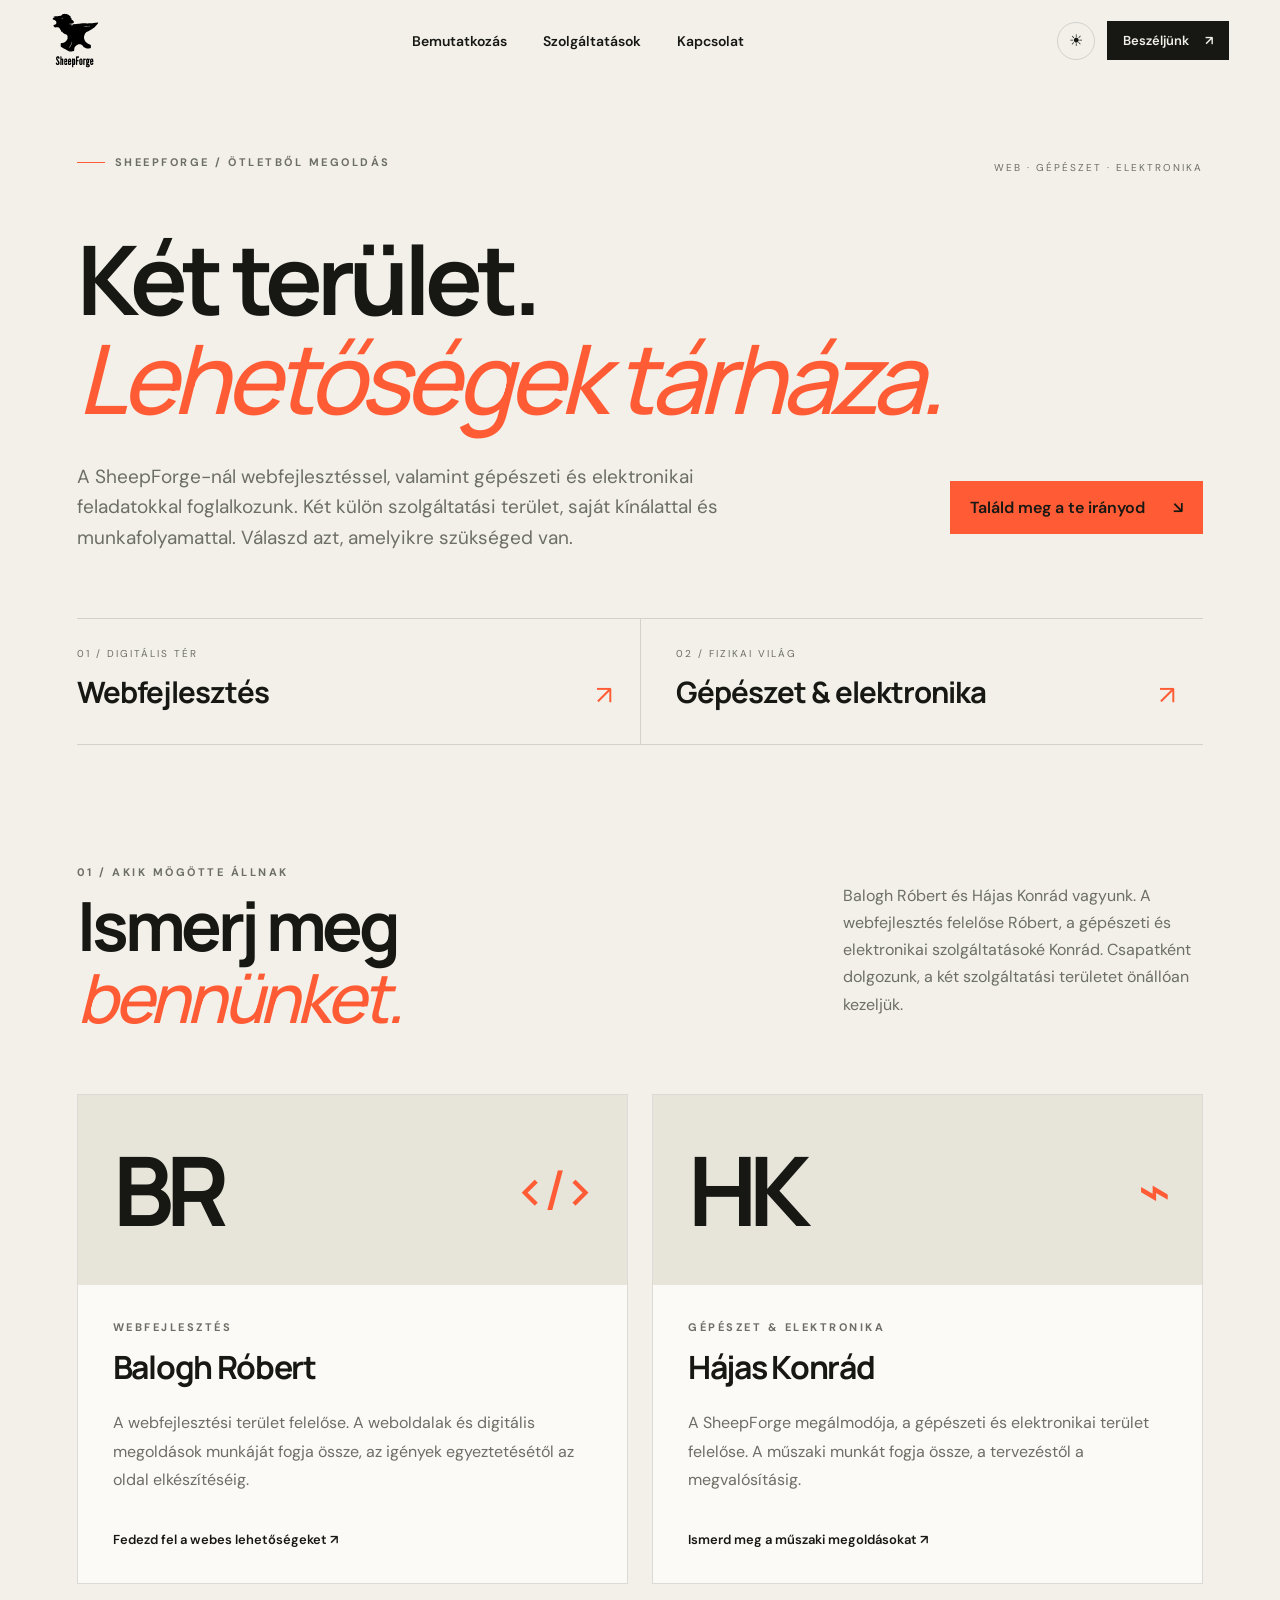
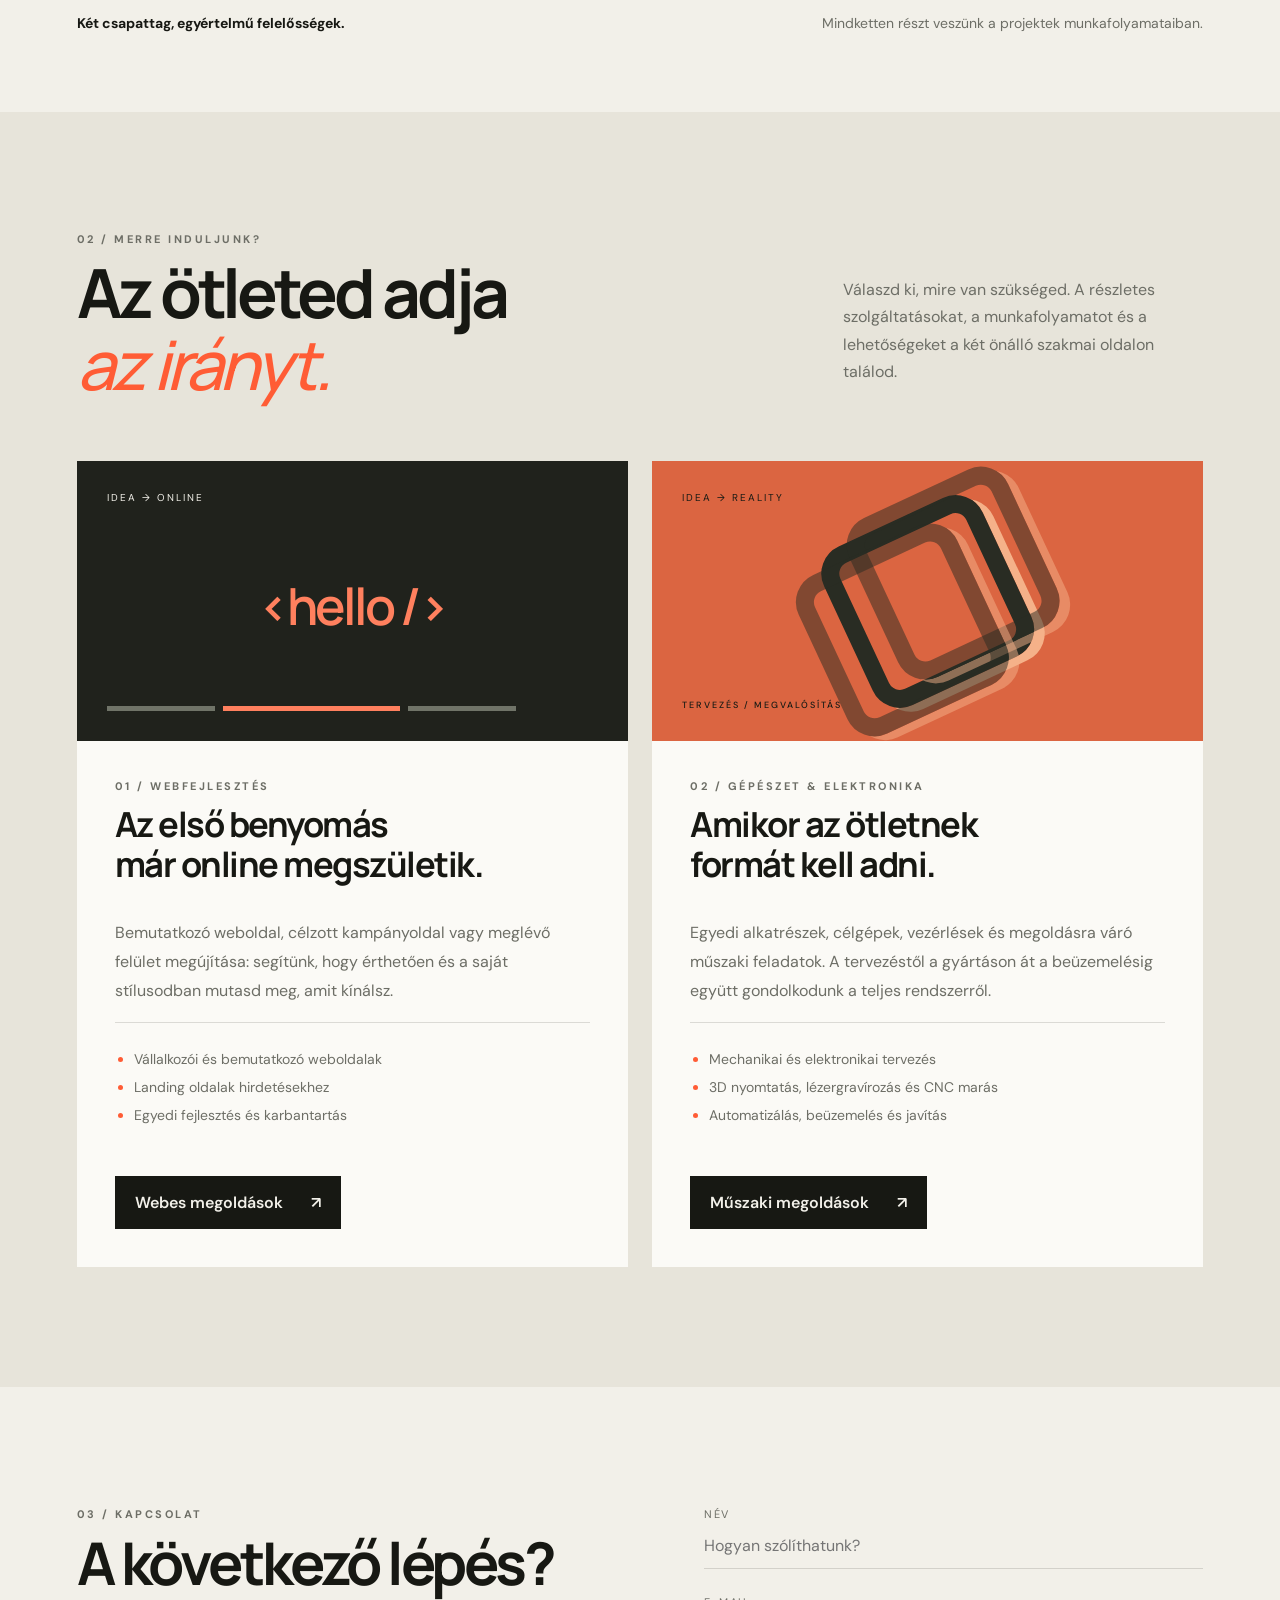
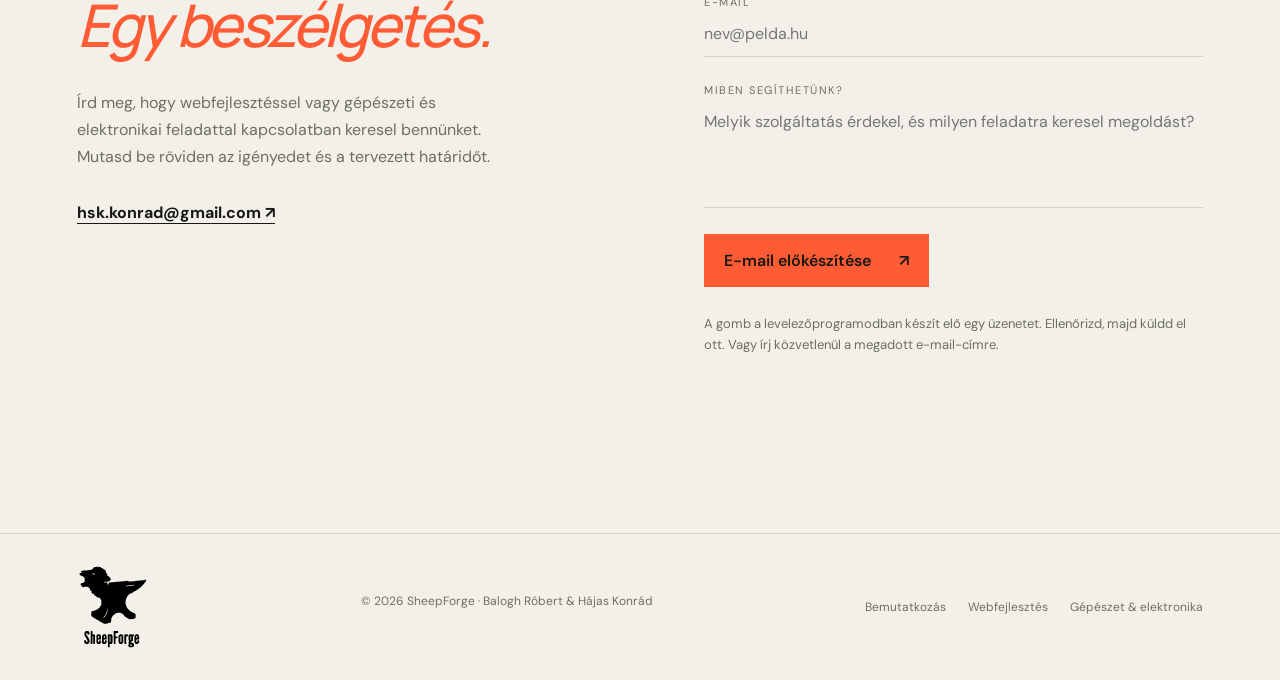
<file: index.html>
<!DOCTYPE html>
<html lang="hu">
<head>
  <meta charset="UTF-8">
  <meta name="viewport" content="width=device-width, initial-scale=1.0">
  <meta name="description" content="SheepForge — Balogh Róbert és Hájas Konrád. Két önálló szolgáltatási terület: webfejlesztés, valamint gépészet és elektronika.">
  <meta property="og:title" content="SheepForge — Két önálló terület. Külön lehetőségek.">
  <meta property="og:description" content="Ismerj meg bennünket, és találd meg az ötletedhez illő webes vagy műszaki megoldást.">
  <meta property="og:type" content="website">
  <meta property="og:locale" content="hu_HU">
  <meta>
  <title>SheepForge — Webfejlesztés, gépészet és elektronika</title>
  <link rel="preconnect" href="https://fonts.googleapis.com">
  <link rel="preconnect" href="https://fonts.gstatic.com" crossorigin>
  <link href="https://fonts.googleapis.com/css2?family=DM+Sans:wght@400;500;600;700&family=Manrope:wght@500;600;700;800&display=swap" rel="stylesheet">
  <link rel="stylesheet" href="style.css">
</head>
<body class="hub-page">
<a class="skip-link" href="#kezdolap">Ugrás a tartalomhoz</a>
<header class="site-header">
    <a class="logo" href="index.html" aria-label="SheepForge közös kezdőlap"><img src="logos/sheepforge_logo_tiszta.svg" alt="SheepForge"></a>
    <nav class="nav" id="main-nav" aria-label="Fő navigáció"><a href="#bemutatkozas">Bemutatkozás</a><a href="#szolgaltatasok">Szolgáltatások</a><a href="#kapcsolat">Kapcsolat</a></nav>
    <div class="header-actions">
      <button class="theme-toggle" type="button" aria-label="Színtéma váltása" title="Színtéma váltása"><span class="sun">☀</span><span class="moon">☾</span></button>
      <a class="button button-small desktop-cta" href="#kapcsolat">Beszéljünk <span>↗</span></a>
      <button class="menu-toggle" type="button" aria-label="Menü megnyitása" aria-controls="main-nav" aria-expanded="false"><span></span><span></span></button>
    </div>
  </header>
<main>
<section class="hub-hero section" id="kezdolap">
  <div class="hub-hero-top"><p class="eyebrow"><span></span> SheepForge / Ötletből megoldás</p><span class="hub-edition">WEB · GÉPÉSZET · ELEKTRONIKA</span></div>
  <h1>Két terület.<br><em>Lehetőségek tárháza.</em></h1>
  <div class="hub-hero-bottom"><p class="hero-lead">A SheepForge-nál webfejlesztéssel, valamint gépészeti és elektronikai feladatokkal foglalkozunk. Két külön szolgáltatási terület, saját kínálattal és munkafolyamattal. Válaszd azt, amelyikre szükséged van.</p><a class="button accent-button" href="#szolgaltatasok">Találd meg a te irányod <span>↘</span></a></div>
  <div class="hub-directions"><a href="webfejlesztes.html"><span>01 / DIGITÁLIS TÉR</span><strong>Webfejlesztés</strong><i aria-hidden="true">↗</i></a><a href="mernoki-megoldasok.html"><span>02 / FIZIKAI VILÁG</span><strong>Gépészet & elektronika</strong><i aria-hidden="true">↗</i></a></div>
</section>
<section class="section hub-team" id="bemutatkozas">
  <div class="section-heading"><div><p class="section-label">01 / Akik mögötte állnak</p><h2>Ismerj meg<br><span>bennünket.</span></h2></div><p>Balogh Róbert és Hájas Konrád vagyunk. A webfejlesztés felelőse Róbert, a gépészeti és elektronikai szolgáltatásoké Konrád. Csapatként dolgozunk, a két szolgáltatási területet önállóan kezeljük.</p></div>
  <div class="team-grid">
    <article class="person-card"><div class="person-monogram" aria-hidden="true">BR<span>&lt;/&gt;</span></div><div class="person-copy"><p class="section-label">Webfejlesztés</p><h3>Balogh Róbert</h3><p>A webfejlesztési terület felelőse. A weboldalak és digitális megoldások munkáját fogja össze, az igények egyeztetésétől az oldal elkészítéséig.</p><a class="text-link" href="webfejlesztes.html">Fedezd fel a webes lehetőségeket ↗</a></div></article>
    <article class="person-card"><div class="person-monogram" aria-hidden="true">HK<span>⌁</span></div><div class="person-copy"><p class="section-label">Gépészet & elektronika</p><h3>Hájas Konrád</h3><p>A SheepForge megálmodója, a gépészeti és elektronikai terület felelőse. A műszaki munkát fogja össze, a tervezéstől a megvalósításig.</p><a class="text-link" href="mernoki-megoldasok.html">Ismerd meg a műszaki megoldásokat ↗</a></div></article>
  </div>
  <p class="team-principle"><span>Két csapattag, egyértelmű felelősségek.</span> Mindketten részt veszünk a projektek munkafolyamataiban.</p>
</section>
<section class="section hub-services" id="szolgaltatasok">
  <div class="section-heading"><div><p class="section-label">02 / Merre induljunk?</p><h2>Az ötleted adja<br><span>az irányt.</span></h2></div><p>Válaszd ki, mire van szükséged. A részletes szolgáltatásokat, a munkafolyamatot és a lehetőségeket a két önálló szakmai oldalon találod.</p></div>
  <div class="division-grid">
    <article class="division-card"><div class="division-art web-art" aria-hidden="true"><span>IDEA → ONLINE</span><strong>&lt;hello /&gt;</strong><div class="art-lines"><i></i><i></i><i></i></div></div><div class="division-copy"><p class="section-label">01 / Webfejlesztés</p><h3>Az első benyomás<br>már online megszületik.</h3><p>Bemutatkozó weboldal, célzott kampányoldal vagy meglévő felület megújítása: segítünk, hogy érthetően és a saját stílusodban mutasd meg, amit kínálsz.</p><ul><li>Vállalkozói és bemutatkozó weboldalak</li><li>Landing oldalak hirdetésekhez</li><li>Egyedi fejlesztés és karbantartás</li></ul><a class="button" href="webfejlesztes.html">Webes megoldások <span>↗</span></a></div></article>
    <article class="division-card"><div class="division-art machine-art" aria-hidden="true"><span>IDEA → REALITY</span><div class="machine-rings"><i></i><i></i><i></i></div><b>TERVEZÉS / MEGVALÓSÍTÁS</b></div><div class="division-copy"><p class="section-label">02 / Gépészet & elektronika</p><h3>Amikor az ötletnek<br>formát kell adni.</h3><p>Egyedi alkatrészek, célgépek, vezérlések és megoldásra váró műszaki feladatok. A tervezéstől a gyártáson át a beüzemelésig együtt gondolkodunk a teljes rendszerről.</p><ul><li>Mechanikai és elektronikai tervezés</li><li>3D nyomtatás, lézergravírozás és CNC marás</li><li>Automatizálás, beüzemelés és javítás</li></ul><a class="button" href="mernoki-megoldasok.html">Műszaki megoldások <span>↗</span></a></div></article>
  </div>
</section>
<section class="contact section" id="kapcsolat"><div class="contact-copy reveal"><p class="section-label">03 / Kapcsolat</p><h2>A következő lépés?<br><span>Egy beszélgetés.</span></h2><p>Írd meg, hogy webfejlesztéssel vagy gépészeti és elektronikai feladattal kapcsolatban keresel bennünket. Mutasd be röviden az igényedet és a tervezett határidőt.</p><a href="mailto:hsk.konrad@gmail.com?subject=SheepForge%20kapcsolatfelv%C3%A9tel">hsk.konrad@gmail.com ↗</a></div>
      <form class="contact-form reveal" data-subject="SheepForge kapcsolatfelvétel" novalidate><label>Név<input type="text" name="name" autocomplete="name" placeholder="Hogyan szólíthatunk?" required></label><label>E-mail<input type="email" name="email" autocomplete="email" placeholder="nev@pelda.hu" required></label><label>Miben segíthetünk?<textarea name="message" rows="4" placeholder="Melyik szolgáltatás érdekel, és milyen feladatra keresel megoldást?" required></textarea></label><button class="button accent-button" type="submit">E-mail előkészítése <span>↗</span></button><p class="form-note">A gomb a levelezőprogramodban készít elő egy üzenetet. Ellenőrizd, majd küldd el ott. Vagy írj közvetlenül a megadott e-mail-címre.</p><p class="form-message" role="status"></p></form>
    </section>
</main>
<footer><a class="logo footer-logo" href="index.html" aria-label="SheepForge közös kezdőlap"><img src="logos/sheepforge_logo_tiszta.svg" alt="SheepForge"></a><p>© <span id="year">2026</span> SheepForge · Balogh Róbert & Hájas Konrád</p><div><a href="#bemutatkozas">Bemutatkozás</a><a href="webfejlesztes.html">Webfejlesztés</a><a href="mernoki-megoldasok.html">Gépészet & elektronika</a></div></footer>
<script src="script.js"></script>
</body></html>
</file>
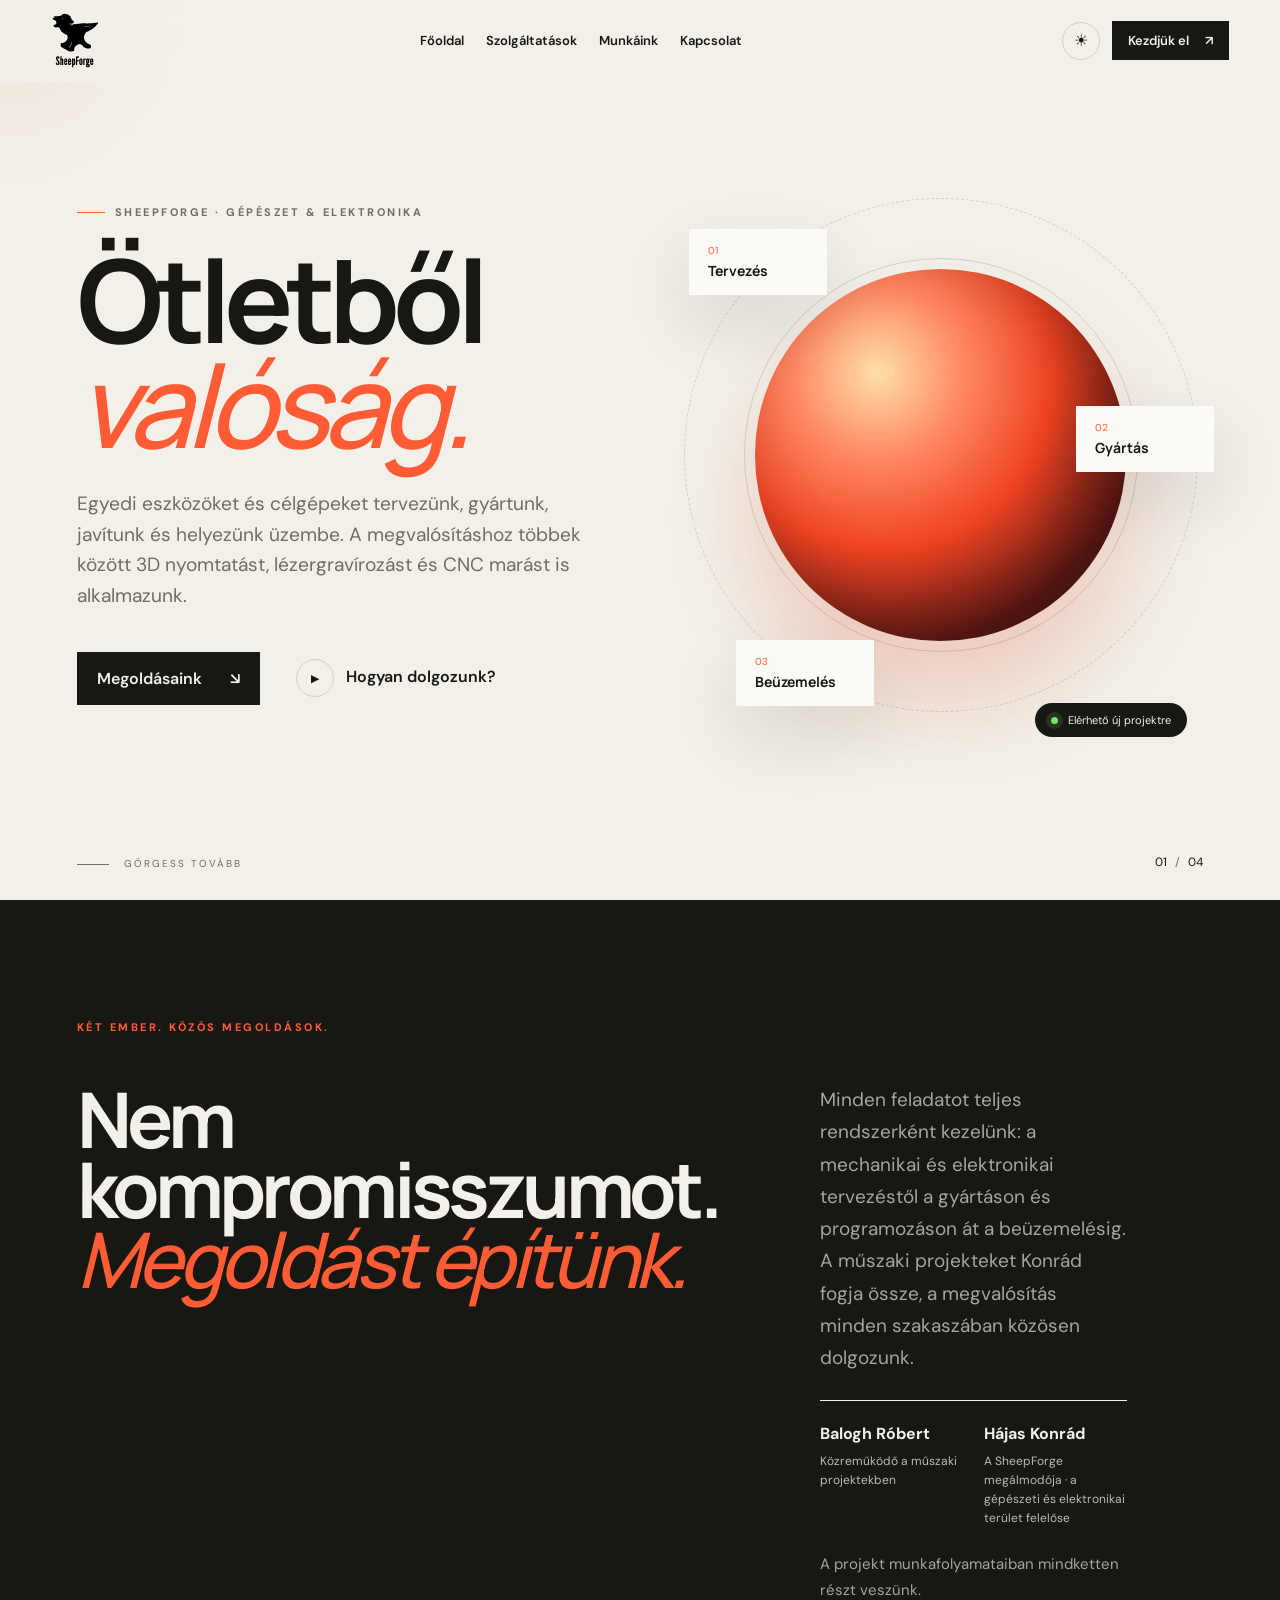
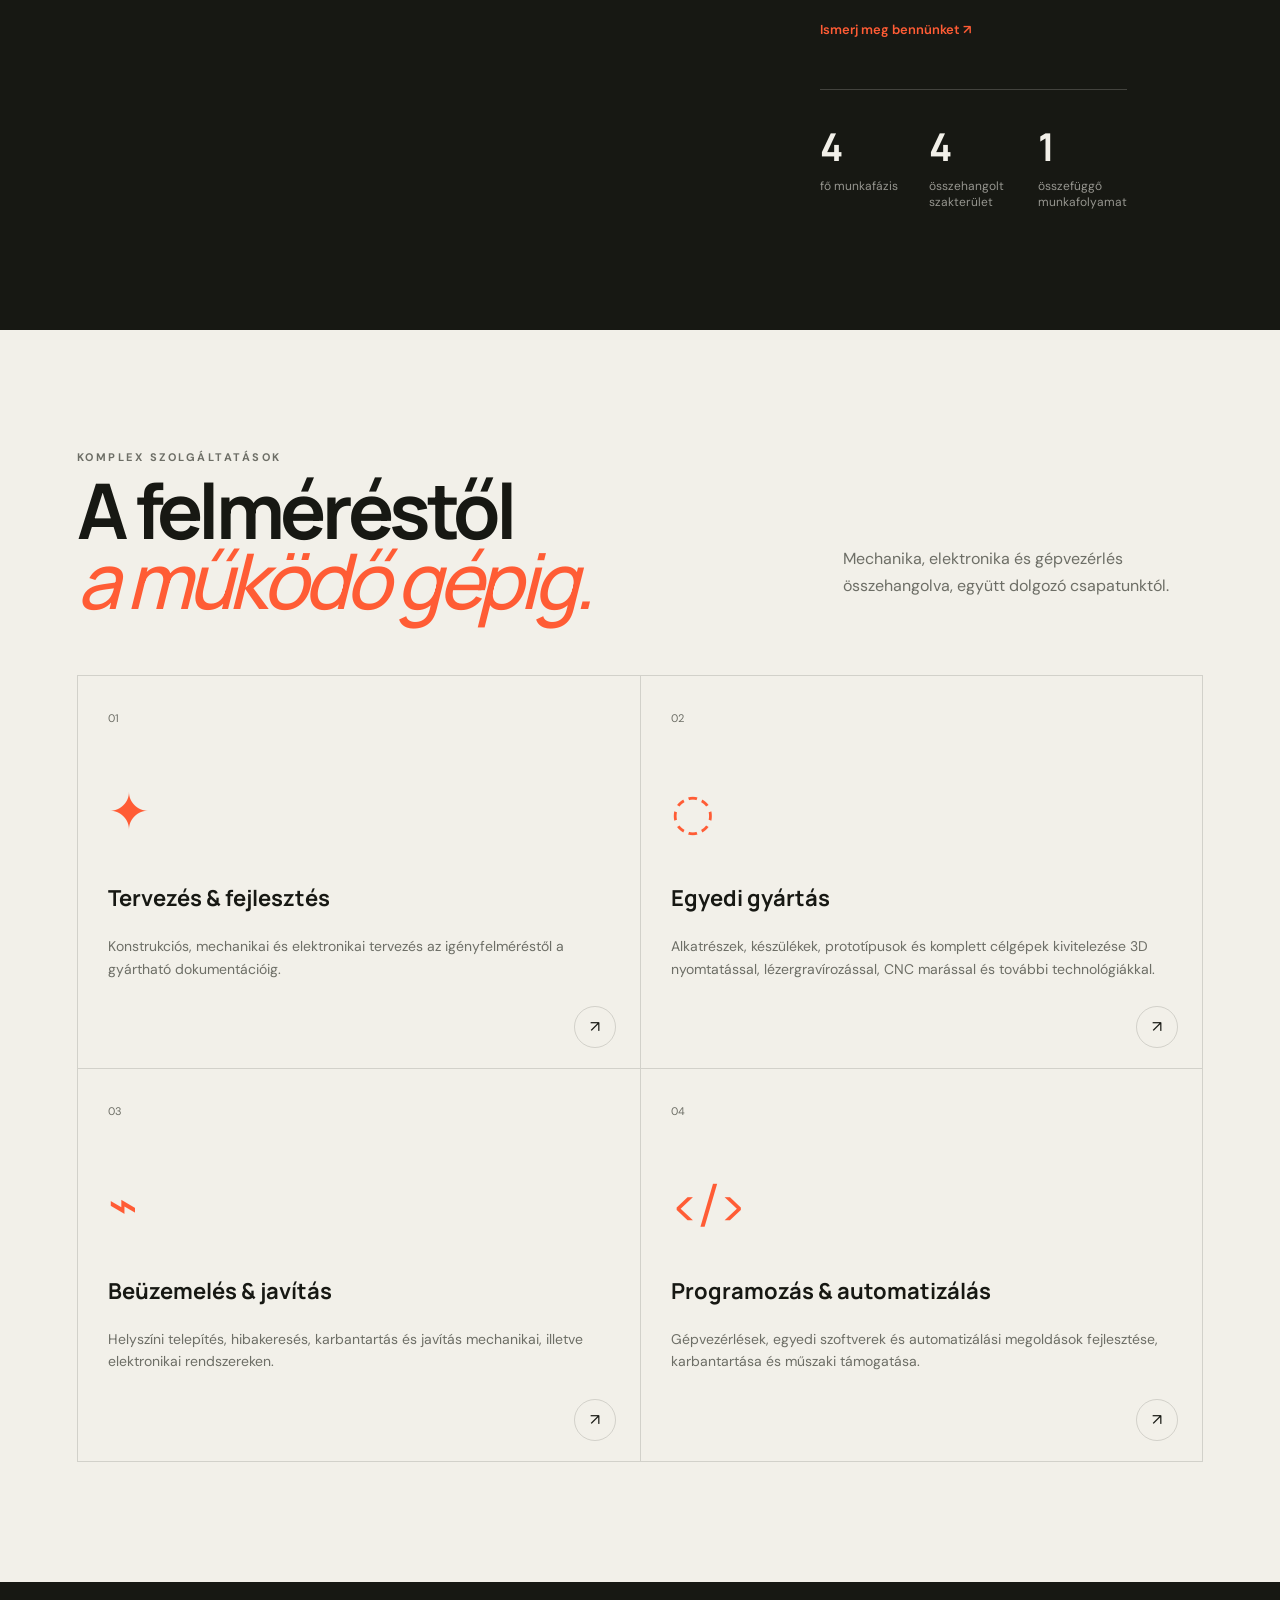
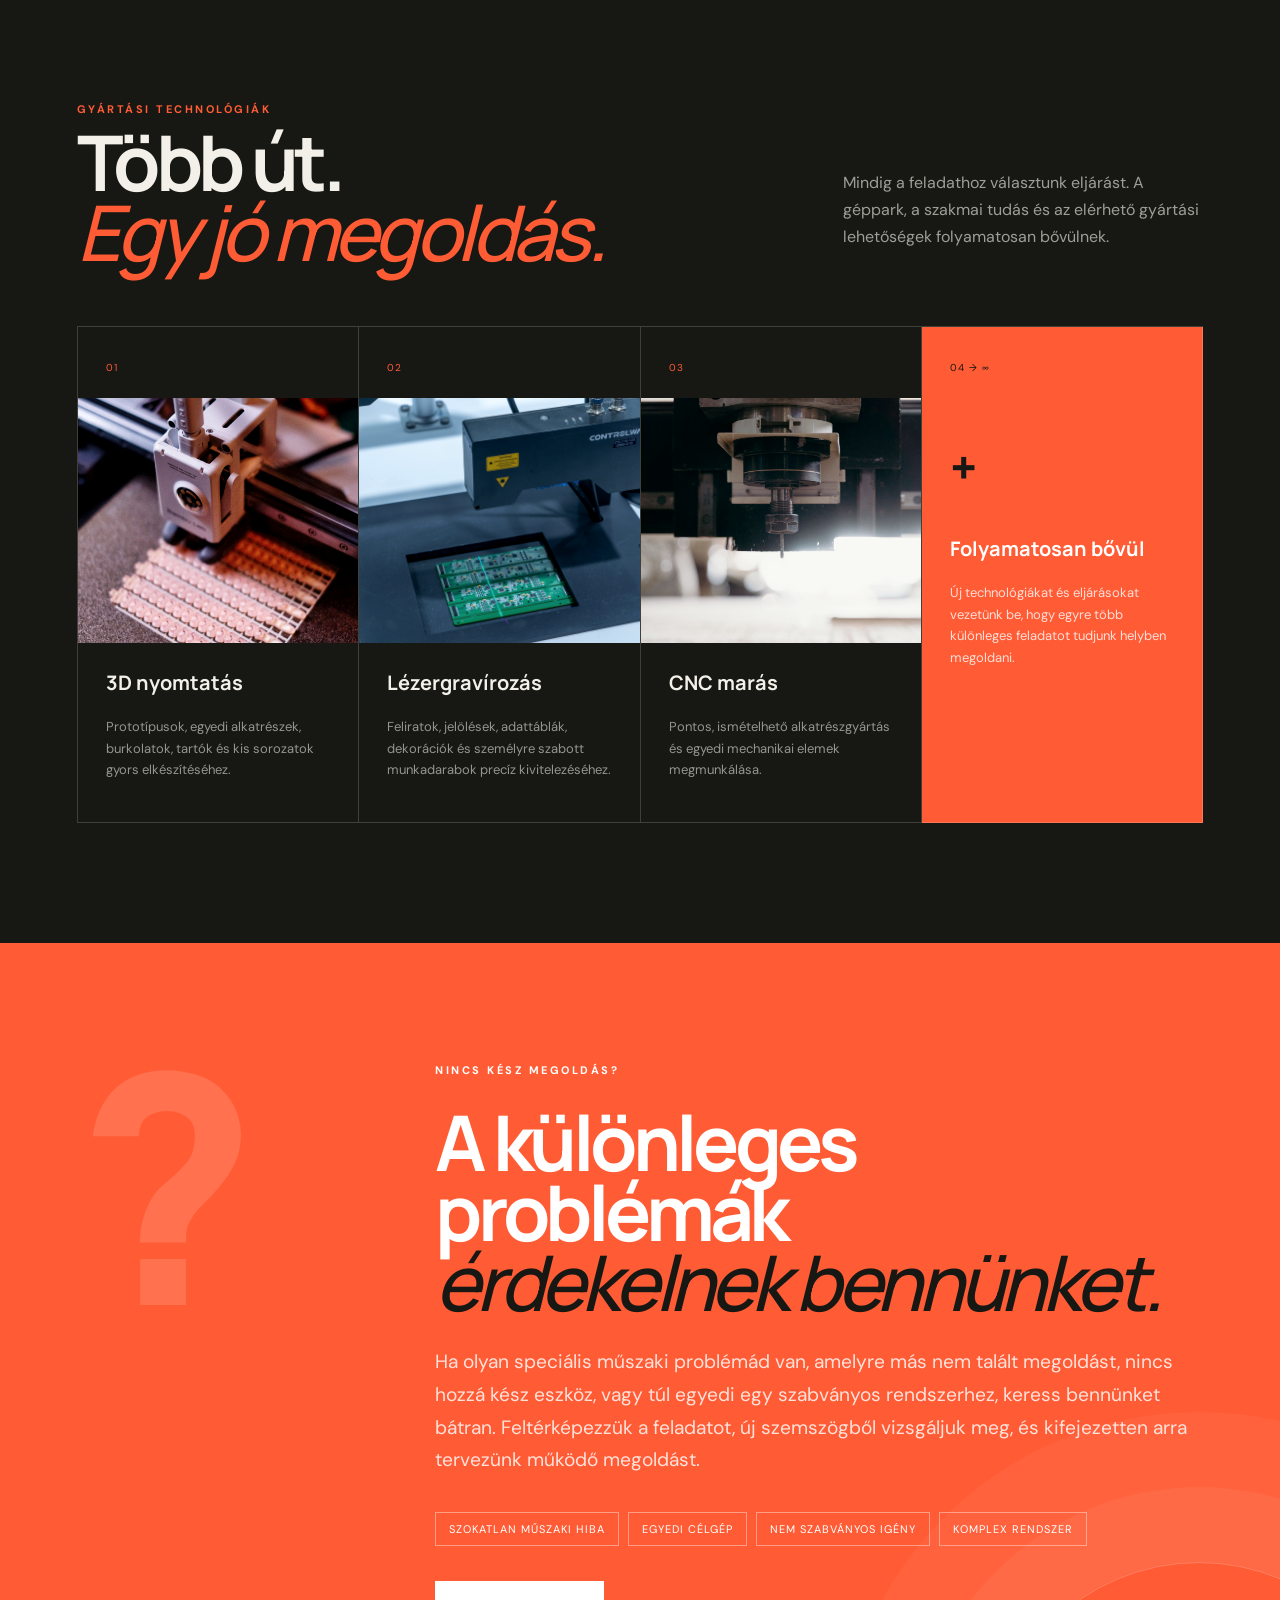
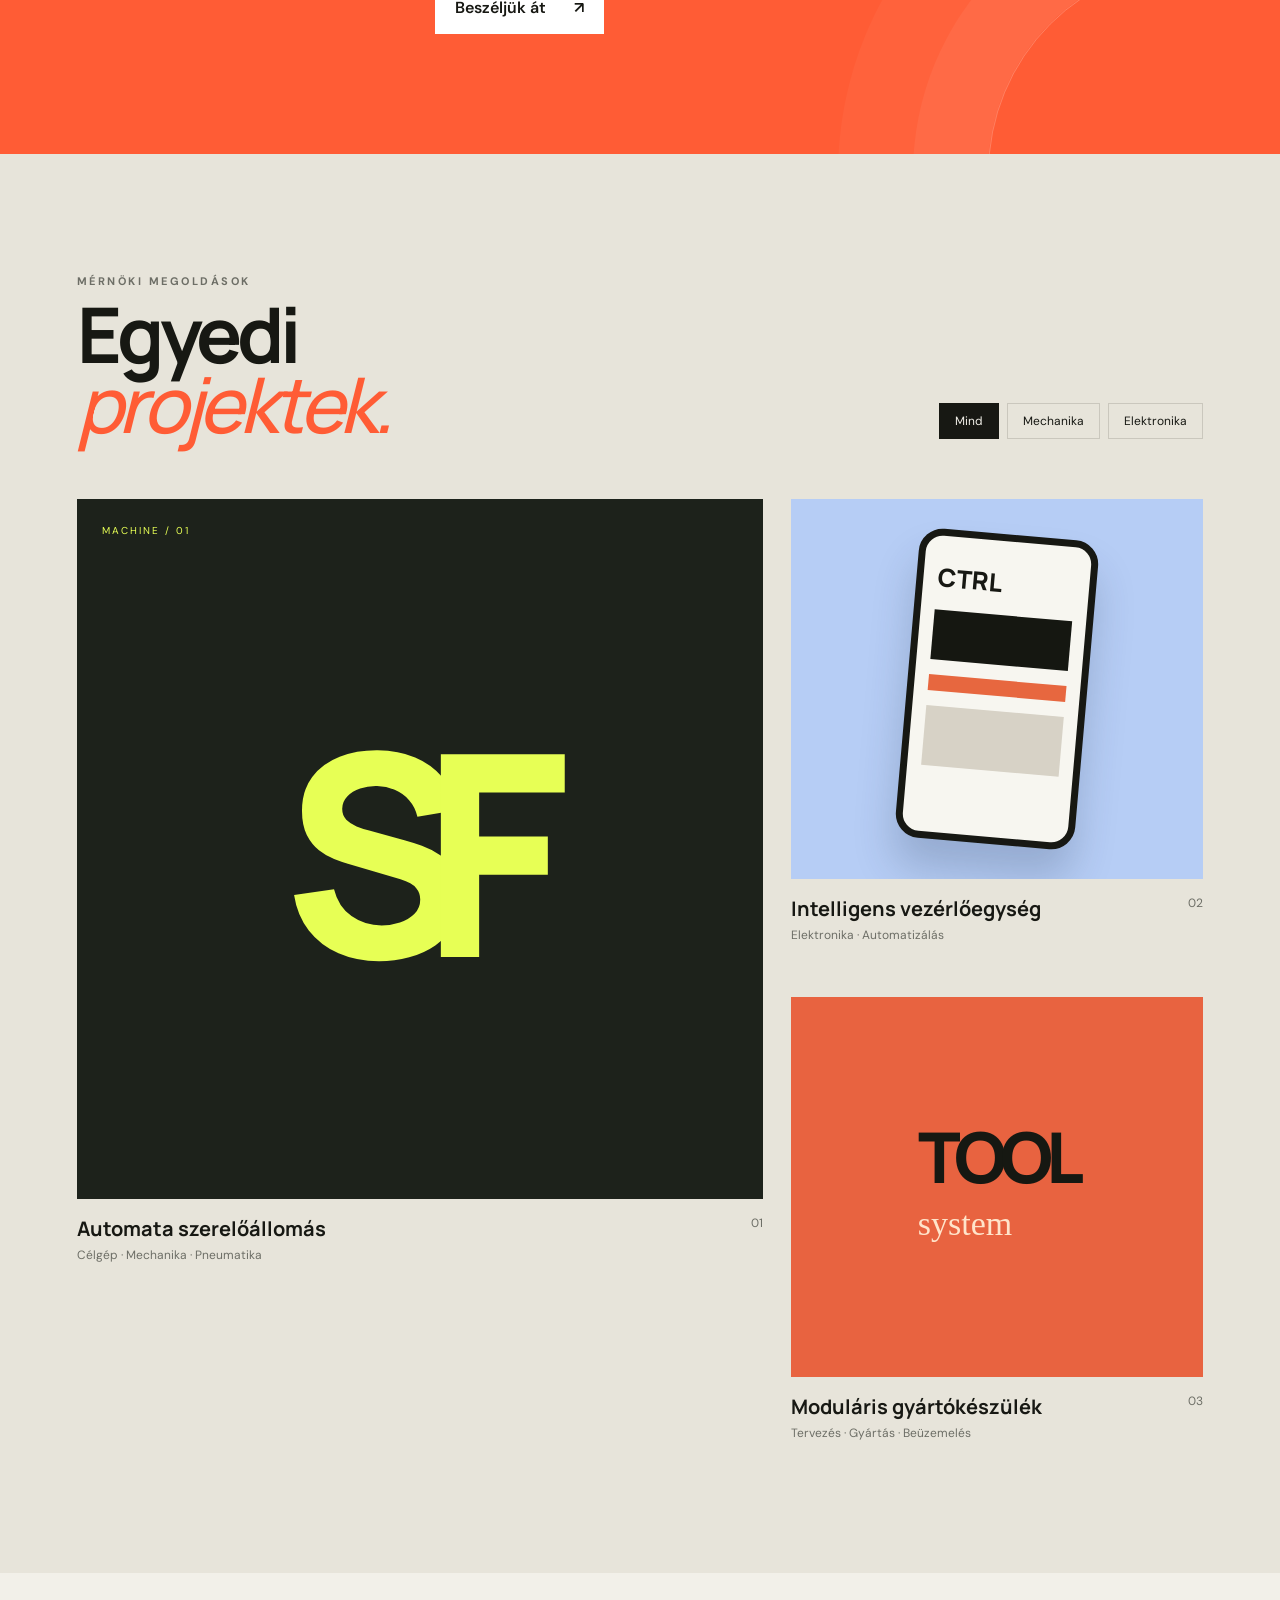
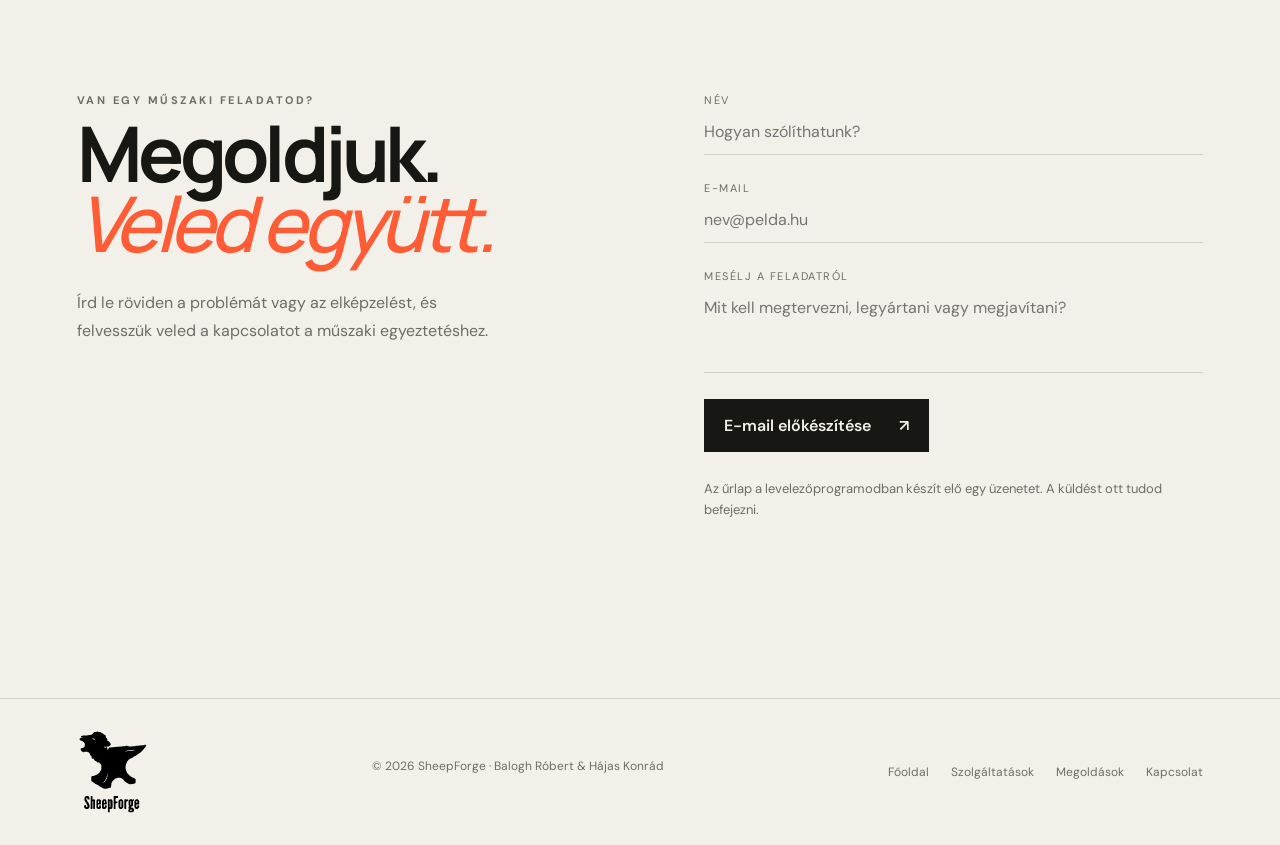
<file: mernoki-megoldasok.html>
<!DOCTYPE html>
<html lang="hu">
<head>
  <meta charset="UTF-8">
  <meta name="viewport" content="width=device-width, initial-scale=1.0">
  <meta name="description" content="SheepForge — egyedi gépgyártás, tervezés, automatizálás, beüzemelés és javítás.">
  <title>Gépészet és elektronika — SheepForge</title>
  <link rel="preconnect" href="https://fonts.googleapis.com">
  <link rel="preconnect" href="https://fonts.gstatic.com" crossorigin>
  <link href="https://fonts.googleapis.com/css2?family=DM+Sans:wght@400;500;600;700&family=Manrope:wght@500;600;700;800&display=swap" rel="stylesheet">
  <link rel="stylesheet" href="style.css">
</head>
<body class="engineering-page">
  <a class="skip-link" href="#kezdolap">Ugrás a tartalomhoz</a>
  <div class="cursor-glow" aria-hidden="true"></div>

  <header class="site-header">
    <a class="logo" href="index.html" aria-label="SheepForge közös kezdőlap"><img src="logos/sheepforge_logo_tiszta.svg" alt="SheepForge"></a>
    <nav class="nav" id="main-nav" aria-label="Fő navigáció"><a href="index.html">Főoldal</a>
      
      <a href="#szolgaltatasok">Szolgáltatások</a>
      <a href="#munkak">Munkáink</a>
      <a href="#kapcsolat">Kapcsolat</a>
    </nav>
    <div class="header-actions">
      <button class="theme-toggle" type="button" aria-label="Színtéma váltása" title="Színtéma váltása">
        <span class="sun">☀</span><span class="moon">☾</span>
      </button>
      <a class="button button-small desktop-cta" href="#kapcsolat">Kezdjük el <span>↗</span></a>
      <button class="menu-toggle" type="button" aria-label="Menü megnyitása" aria-controls="main-nav" aria-expanded="false">
        <span></span><span></span>
      </button>
    </div>
  </header>

  <main>
    <section class="hero section" id="kezdolap">
      <div class="hero-copy reveal">
        <p class="eyebrow"><span></span> SheepForge · Gépészet & elektronika</p>
        <h1>Ötletből<br><em>valóság.</em></h1>
        <p class="hero-lead">Egyedi eszközöket és célgépeket tervezünk, gyártunk, javítunk és helyezünk üzembe. A megvalósításhoz többek között 3D nyomtatást, lézergravírozást és CNC marást is alkalmazunk.</p>
        <div class="hero-actions">
          <a class="button" href="#munkak">Megoldásaink <span>↘</span></a>
          <button class="text-button showreel-button" type="button"><i>▶</i> Hogyan dolgozunk?</button>
        </div>
      </div>

      <div class="hero-visual reveal" aria-label="Absztrakt mérnöki illusztráció">
        <div class="orbit orbit-one"></div>
        <div class="orbit orbit-two"></div>
        <div class="sphere"></div>
        <div class="floating-card card-one"><span>01</span><strong>Tervezés</strong></div>
        <div class="floating-card card-two"><span>02</span><strong>Gyártás</strong></div>
        <div class="floating-card card-three"><span>03</span><strong>Beüzemelés</strong></div>
        <div class="status-pill"><i></i> Elérhető új projektre</div>
      </div>

      <div class="scroll-hint"><span></span> Görgess tovább</div>
      <div class="hero-index">01 <span>/</span> 04</div>
    </section>

    <section class="intro section" id="rolunk">
      <p class="section-label reveal">Két ember. Közös megoldások.</p>
      <div class="intro-grid">
        <h2 class="reveal">Nem kompromisszumot.<br><span>Megoldást építünk.</span></h2>
        <div class="intro-copy reveal">
          <p>Minden feladatot teljes rendszerként kezelünk: a mechanikai és elektronikai tervezéstől a gyártáson és programozáson át a beüzemelésig. A műszaki projekteket Konrád fogja össze, a megvalósítás minden szakaszában közösen dolgozunk.</p>
          <div class="team-credit"><p><strong>Balogh Róbert</strong><span>Közreműködő a műszaki projektekben</span></p><p><strong>Hájas Konrád</strong><span>A SheepForge megálmodója · a gépészeti és elektronikai terület felelőse</span></p></div><p>A projekt munkafolyamataiban mindketten részt veszünk.</p><a class="text-link" href="index.html#bemutatkozas">Ismerj meg bennünket ↗</a><div class="stats">
            <div><strong data-count="4">0</strong><span>fő munkafázis</span></div>
            <div><strong data-count="4">0</strong><span>összehangolt szakterület</span></div>
            <div><strong data-count="1">0</strong><span>összefüggő munkafolyamat</span></div>
          </div>
        </div>
      </div>
    </section>

    <section class="services section" id="szolgaltatasok">
      <div class="section-heading reveal">
        <div><p class="section-label">Komplex szolgáltatások</p><h2>A felméréstől<br><span>a működő gépig.</span></h2></div>
        <p>Mechanika, elektronika és gépvezérlés összehangolva, együtt dolgozó csapatunktól.</p>
      </div>
      <div class="service-list">
        <article class="service-card reveal">
          <span class="service-number">01</span><div class="service-icon">✦</div>
          <h3>Tervezés & fejlesztés</h3><p>Konstrukciós, mechanikai és elektronikai tervezés az igényfelméréstől a gyártható dokumentációig.</p>
          <a class="service-link" href="#kapcsolat" aria-label="Tervezés és fejlesztés — egyeztetés">↗</a>
        </article>
        <article class="service-card reveal">
          <span class="service-number">02</span><div class="service-icon">◌</div>
          <h3>Egyedi gyártás</h3><p>Alkatrészek, készülékek, prototípusok és komplett célgépek kivitelezése 3D nyomtatással, lézergravírozással, CNC marással és további technológiákkal.</p>
          <a class="service-link" href="#kapcsolat" aria-label="Egyedi gyártás — egyeztetés">↗</a>
        </article>
        <article class="service-card reveal">
          <span class="service-number">03</span><div class="service-icon">⌁</div>
          <h3>Beüzemelés & javítás</h3><p>Helyszíni telepítés, hibakeresés, karbantartás és javítás mechanikai, illetve elektronikai rendszereken.</p>
          <a class="service-link" href="#kapcsolat" aria-label="Beüzemelés és javítás — egyeztetés">↗</a>
        </article>
        <article class="service-card reveal">
          <span class="service-number">04</span><div class="service-icon">&lt;/&gt;</div>
          <h3>Programozás & automatizálás</h3><p>Gépvezérlések, egyedi szoftverek és automatizálási megoldások fejlesztése, karbantartása és műszaki támogatása.</p>
          <a class="service-link" href="#kapcsolat" aria-label="Programozás és automatizálás — egyeztetés">↗</a>
        </article>
      </div>
    </section>

    <section class="technologies section" id="technologiak">
      <div class="section-heading reveal">
        <div><p class="section-label">Gyártási technológiák</p><h2>Több út.<br><span>Egy jó megoldás.</span></h2></div>
        <p>Mindig a feladathoz választunk eljárást. A géppark, a szakmai tudás és az elérhető gyártási lehetőségek folyamatosan bővülnek.</p>
      </div>
      <div class="technology-grid">
        <article class="technology-card has-image reveal">
          <span>01</span>
          <figure class="technology-image"><img src="pictures/3dnyomtatas.jpg" alt="3D nyomtató működés közben" loading="lazy" decoding="async"></figure>
          <h3>3D nyomtatás</h3>
          <p>Prototípusok, egyedi alkatrészek, burkolatok, tartók és kis sorozatok gyors elkészítéséhez.</p>
        </article>
        <article class="technology-card has-image reveal">
          <span>02</span>
          <figure class="technology-image"><img src="pictures/lezergravirozas.jpg" alt="Ipari lézergravírozó elektronikai alkatrészek jelölése közben" loading="lazy" decoding="async"></figure>
          <h3>Lézergravírozás</h3>
          <p>Feliratok, jelölések, adattáblák, dekorációk és személyre szabott munkadarabok precíz kivitelezéséhez.</p>
        </article>
        <article class="technology-card has-image reveal">
          <span>03</span>
          <figure class="technology-image"><img src="pictures/cnc.jpg" alt="CNC marógép megmunkálás közben" loading="lazy" decoding="async"></figure>
          <h3>CNC marás</h3>
          <p>Pontos, ismételhető alkatrészgyártás és egyedi mechanikai elemek megmunkálása.</p>
        </article>
        <article class="technology-card technology-more reveal">
          <span>04 → ∞</span><div class="technology-symbol">+</div>
          <h3>Folyamatosan bővül</h3>
          <p>Új technológiákat és eljárásokat vezetünk be, hogy egyre több különleges feladatot tudjunk helyben megoldani.</p>
        </article>
      </div>
    </section>

    <section class="special-problem section" id="egyedi-problema">
      <div class="special-number reveal">?</div>
      <div class="special-content reveal">
        <p class="section-label">Nincs kész megoldás?</p>
        <h2>A különleges problémák<br><span>érdekelnek bennünket.</span></h2>
        <p>Ha olyan speciális műszaki problémád van, amelyre más nem talált megoldást, nincs hozzá kész eszköz, vagy túl egyedi egy szabványos rendszerhez, keress bennünket bátran. Feltérképezzük a feladatot, új szemszögből vizsgáljuk meg, és kifejezetten arra tervezünk működő megoldást.</p>
        <div class="special-tags" aria-label="Egyedi problématípusok">
          <span>Szokatlan műszaki hiba</span>
          <span>Egyedi célgép</span>
          <span>Nem szabványos igény</span>
          <span>Komplex rendszer</span>
        </div>
        <a class="button" href="#kapcsolat">Beszéljük át <span>↗</span></a>
      </div>
    </section>

    <section class="work section" id="munkak">
      <div class="section-heading reveal">
        <div><p class="section-label">Mérnöki megoldások</p><h2>Egyedi<br><span>projektek.</span></h2></div>
        <div class="filters" aria-label="Projekt szűrők">
          <button class="active" type="button" data-filter="all">Mind</button>
          <button type="button" data-filter="brand">Mechanika</button>
          <button type="button" data-filter="web">Elektronika</button>
        </div>
      </div>
      <div class="project-grid">
        <article class="project project-large reveal" data-category="brand">
          <div class="project-art art-one"><div class="mono-mark">SF</div><span>MACHINE / 01</span></div>
          <div class="project-meta"><div><h3>Automata szerelőállomás</h3><p>Célgép · Mechanika · Pneumatika</p></div><span>01</span></div>
        </article>
        <article class="project reveal" data-category="web">
          <div class="project-art art-two"><div class="phone"><span>CTRL</span><i></i><i></i><i></i></div></div>
          <div class="project-meta"><div><h3>Intelligens vezérlőegység</h3><p>Elektronika · Automatizálás</p></div><span>02</span></div>
        </article>
        <article class="project reveal" data-category="brand">
          <div class="project-art art-three"><div class="poster">TOOL<br><em>system</em></div></div>
          <div class="project-meta"><div><h3>Moduláris gyártókészülék</h3><p>Tervezés · Gyártás · Beüzemelés</p></div><span>03</span></div>
        </article>
      </div>
    </section>

    <section class="contact section" id="kapcsolat">
      <div class="contact-copy reveal">
        <p class="section-label">Van egy műszaki feladatod?</p>
        <h2>Megoldjuk.<br><span>Veled együtt.</span></h2>
        <p>Írd le röviden a problémát vagy az elképzelést, és felvesszük veled a kapcsolatot a műszaki egyeztetéshez.</p>
      </div>
      <form class="contact-form reveal" data-subject="Műszaki ajánlatkérés" novalidate>
        <label>Név<input type="text" name="name" placeholder="Hogyan szólíthatunk?" required></label>
        <label>E-mail<input type="email" name="email" placeholder="nev@pelda.hu" required></label>
        <label>Mesélj a feladatról<textarea name="message" rows="3" placeholder="Mit kell megtervezni, legyártani vagy megjavítani?" required></textarea></label>
        <button class="button" type="submit">E-mail előkészítése <span>↗</span></button>
        <p class="form-note">Az űrlap a levelezőprogramodban készít elő egy üzenetet. A küldést ott tudod befejezni.</p><p class="form-message" role="status"></p>
      </form>
    </section>
  </main>

  <footer>
    <a class="logo footer-logo" href="index.html" aria-label="SheepForge közös kezdőlap"><img src="logos/sheepforge_logo_tiszta.svg" alt="SheepForge"></a>
    <p>© <span id="year"></span> SheepForge · Balogh Róbert & Hájas Konrád</p>
    <div><a href="index.html">Főoldal</a><a href="#szolgaltatasok">Szolgáltatások</a><a href="#munkak">Megoldások</a><a href="#kapcsolat">Kapcsolat</a></div>
  </footer>

  <div class="modal" role="dialog" aria-modal="true" aria-labelledby="modal-title" hidden>
    <div class="modal-backdrop"></div>
    <div class="modal-content">
      <button class="modal-close" type="button" aria-label="Bezárás">×</button>
      <p class="eyebrow"><span></span> SheepForge munkafolyamat</p>
      <h2 id="modal-title">Ötlettől az üzemig.</h2>
      <p>Felmérjük a feladatot, majd megtervezzük, legyártjuk és összeszereljük a megoldást. A kész rendszert a helyszínen beüzemeljük, és a későbbiekben is támogatjuk.</p>
      <a class="button" href="#kapcsolat">Kérj egyeztetést <span>↗</span></a>
    </div>
  </div>

  <script src="script.js"></script>
</body>
</html>
</file>
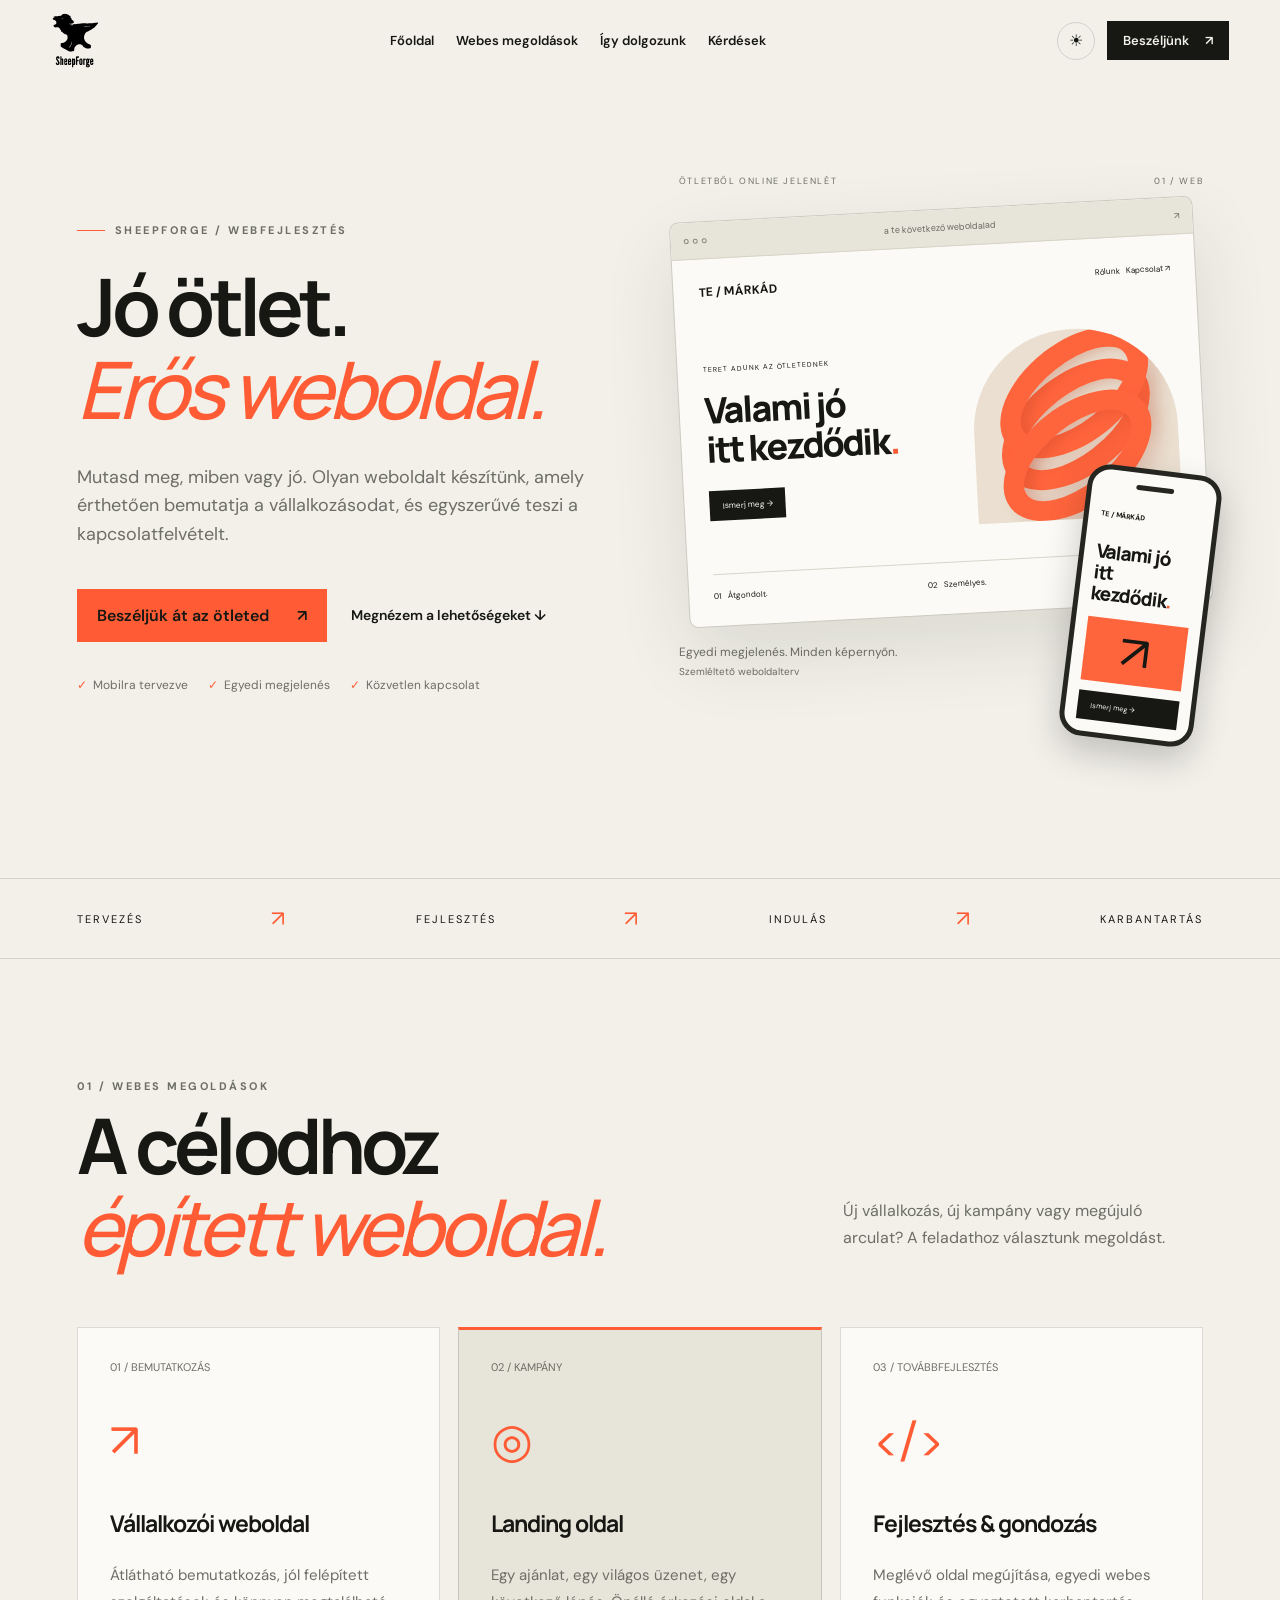
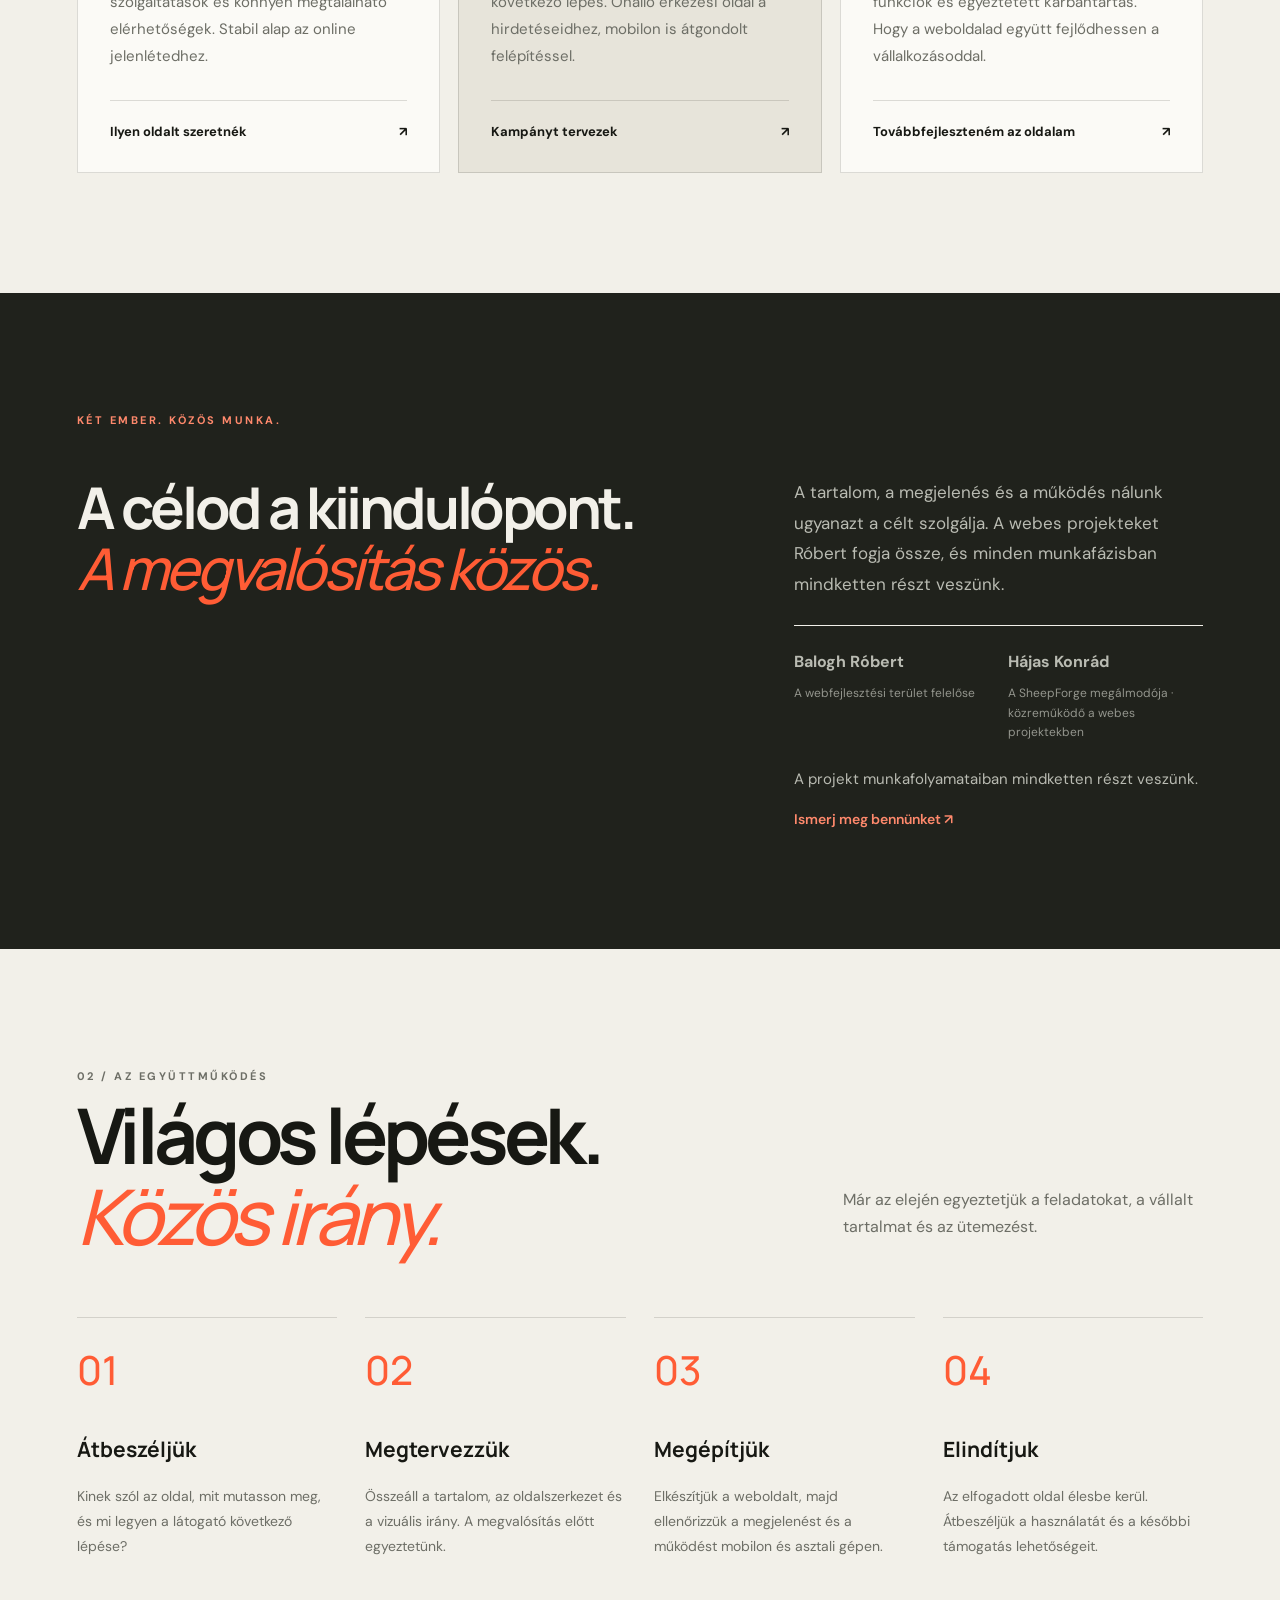
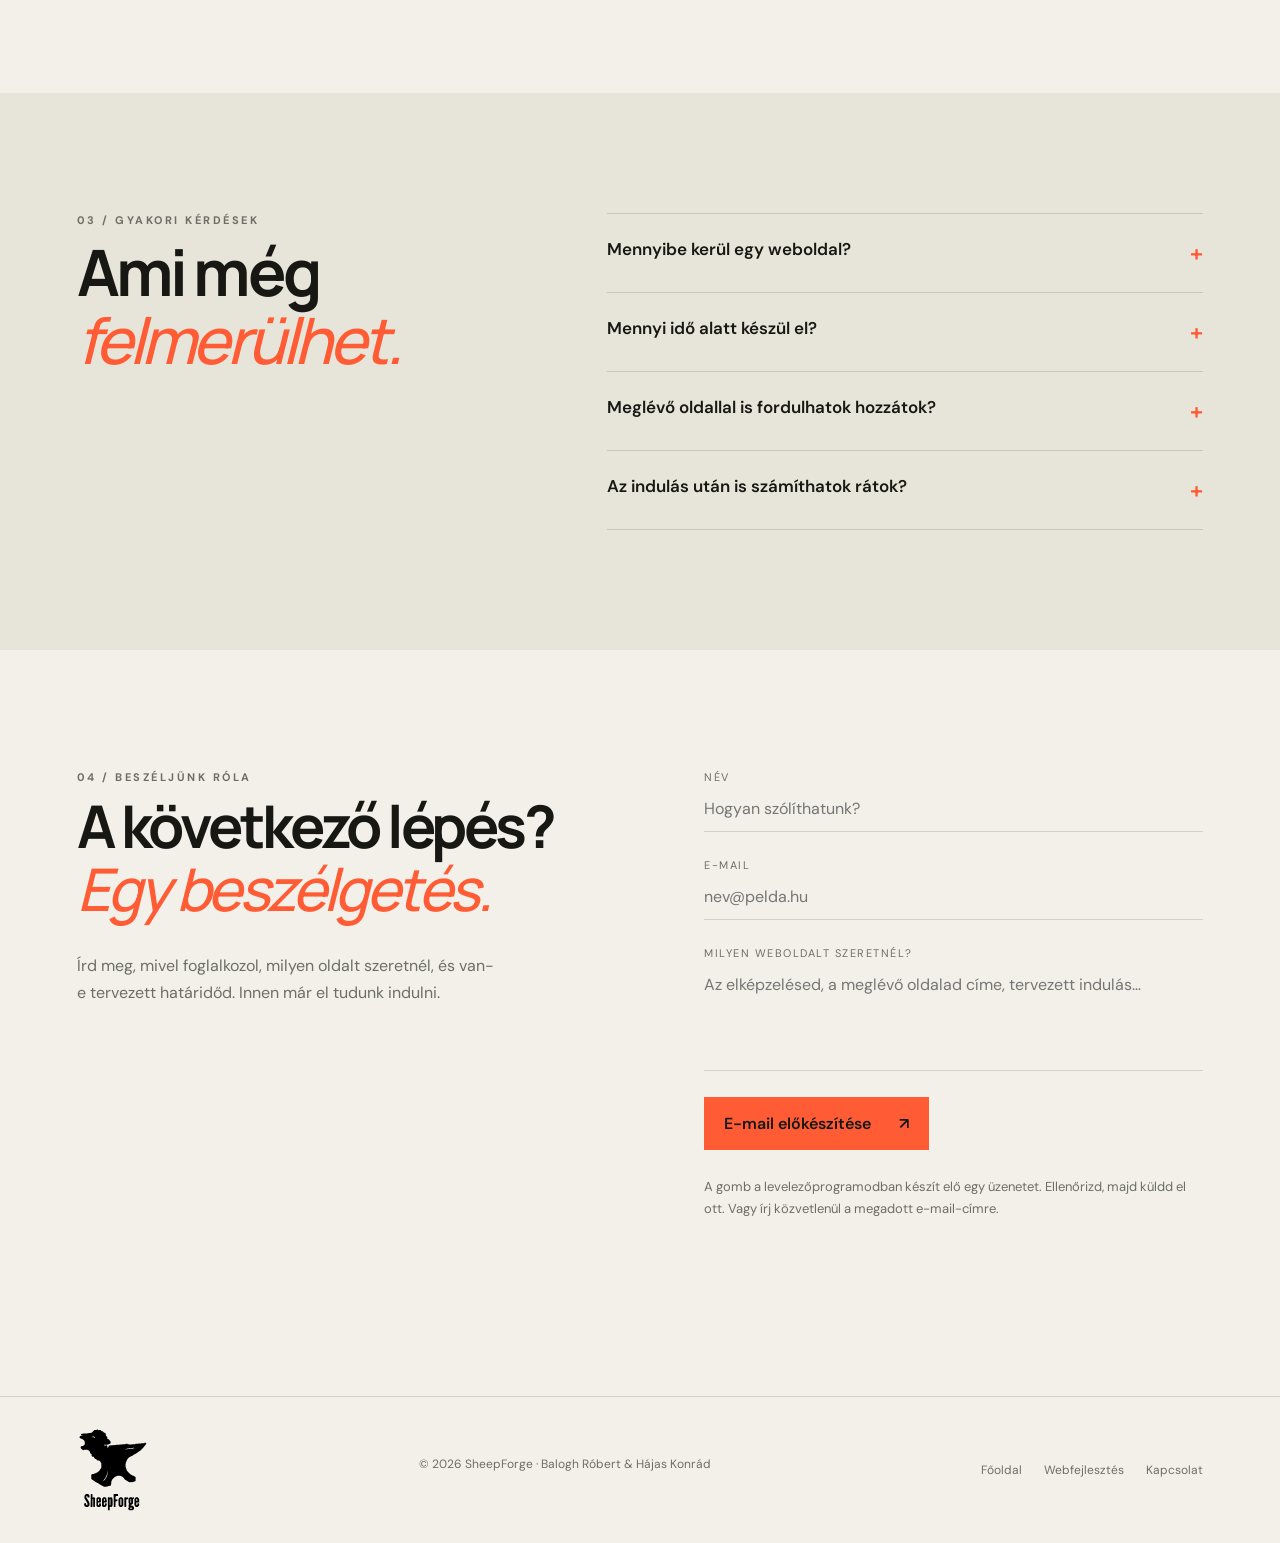
<file: webfejlesztes.html>
<!DOCTYPE html>
<html lang="hu">
<head>
  <meta charset="UTF-8">
  <meta name="viewport" content="width=device-width, initial-scale=1.0">
  <meta name="description" content="Egyedi weboldalak, kampányoldalak és webes fejlesztés a SheepForge-tól. Tervezés, megvalósítás és karbantartás, közvetlen kapcsolattartással.">
  <meta property="og:title" content="SheepForge — Weboldal, ami érted dolgozik.">
  <meta property="og:description" content="Webfejlesztés az első ötlettől az éles indulásig. Beszéljük át a következő weboldaladat.">
  <meta property="og:type" content="website">
  <meta property="og:locale" content="hu_HU">
  <title>Weboldalkészítés és webfejlesztés — SheepForge</title>
  <link rel="preconnect" href="https://fonts.googleapis.com">
  <link rel="preconnect" href="https://fonts.gstatic.com" crossorigin>
  <link href="https://fonts.googleapis.com/css2?family=DM+Sans:wght@400;500;600;700&family=Manrope:wght@500;600;700;800&display=swap" rel="stylesheet">
  <link rel="stylesheet" href="style.css">
</head>
<body class="web-page">
  <a class="skip-link" href="#kezdolap">Ugrás a tartalomhoz</a>
  <header class="site-header">
    <a class="logo" href="index.html" aria-label="SheepForge közös kezdőlap"><img src="logos/sheepforge_logo_tiszta.svg" alt="SheepForge"></a>
    <nav class="nav" id="main-nav" aria-label="Fő navigáció"><a href="index.html">Főoldal</a>
      <a href="#szolgaltatasok">Webes megoldások</a><a href="#folyamat">Így dolgozunk</a><a href="#gyik">Kérdések</a>
    </nav>
    <div class="header-actions">
      <button class="theme-toggle" type="button" aria-label="Színtéma váltása" title="Színtéma váltása"><span class="sun">☀</span><span class="moon">☾</span></button>
      <a class="button button-small desktop-cta" href="#kapcsolat">Beszéljünk <span>↗</span></a>
      <button class="menu-toggle" type="button" aria-label="Menü megnyitása" aria-controls="main-nav" aria-expanded="false"><span></span><span></span></button>
    </div>
  </header>
  <main>
    <section class="hero web-hero section" id="kezdolap">
      <div class="hero-copy reveal">
        <p class="eyebrow"><span></span> SheepForge / Webfejlesztés</p>
        <h1>Jó ötlet.<br><em>Erős weboldal.</em></h1>
        <p class="hero-lead">Mutasd meg, miben vagy jó. Olyan weboldalt készítünk, amely érthetően bemutatja a vállalkozásodat, és egyszerűvé teszi a kapcsolatfelvételt.</p>
        <div class="hero-actions"><a class="button accent-button" href="#kapcsolat">Beszéljük át az ötleted <span>↗</span></a><a class="text-link" href="#szolgaltatasok">Megnézem a lehetőségeket ↓</a></div>
        <div class="hero-benefits"><span>Mobilra tervezve</span><span>Egyedi megjelenés</span><span>Közvetlen kapcsolat</span></div>
      </div>
      <div class="web-visual reveal" aria-label="Egy reszponzív weboldal szemléltető terve">
        <div class="visual-caption"><span>ÖTLETBŐL ONLINE JELENLÉT</span><span>01 / WEB</span></div>
        <div class="browser-mock" aria-hidden="true">
          <div class="browser-bar"><div><i></i><i></i><i></i></div><span>a te következő weboldalad</span><span>↗</span></div>
          <div class="mock-page"><div class="mock-nav"><b>TE / MÁRKÁD</b><span>Rólunk &nbsp; Kapcsolat ↗</span></div>
            <div class="mock-hero"><div><small>TERET ADUNK AZ ÖTLETEDNEK</small><strong>Valami jó<br>itt kezdődik<span>.</span></strong><div class="mock-button">Ismerj meg →</div></div><div class="web-sculpture"><i></i><i></i><i></i></div></div>
            <div class="mock-bottom"><span>01 &nbsp; Átgondolt.</span><span>02 &nbsp; Személyes.</span><span>03 &nbsp; A tiéd.</span></div>
          </div>
        </div>
        <div class="mobile-mock" aria-hidden="true"><div class="mobile-notch"></div><b>TE / MÁRKÁD</b><strong>Valami jó<br>itt kezdődik<span>.</span></strong><div class="mobile-art">↗</div><div class="mock-button">Ismerj meg →</div></div>
        <p class="visual-note">Egyedi megjelenés. Minden képernyőn.<br><span>Szemléltető weboldalterv</span></p>
      </div>
    </section>
    <div class="web-strip"><span>TERVEZÉS</span><i>↗</i><span>FEJLESZTÉS</span><i>↗</i><span>INDULÁS</span><i>↗</i><span>KARBANTARTÁS</span></div>
    <section class="services section" id="szolgaltatasok">
      <div class="section-heading reveal"><div><p class="section-label">01 / Webes megoldások</p><h2>A célodhoz<br><span>épített weboldal.</span></h2></div><p>Új vállalkozás, új kampány vagy megújuló arculat? A feladathoz választunk megoldást.</p></div>
      <div class="web-service-grid">
        <article class="web-service reveal"><span class="service-number">01 / BEMUTATKOZÁS</span><div class="web-service-symbol">↗</div><h3>Vállalkozói weboldal</h3><p>Átlátható bemutatkozás, jól felépített szolgáltatások és könnyen megtalálható elérhetőségek. Stabil alap az online jelenlétedhez.</p><a href="#kapcsolat">Ilyen oldalt szeretnék <span>↗</span></a></article>
        <article class="web-service featured reveal"><span class="service-number">02 / KAMPÁNY</span><div class="web-service-symbol">◎</div><h3>Landing oldal</h3><p>Egy ajánlat, egy világos üzenet, egy következő lépés. Önálló érkezési oldal a hirdetéseidhez, mobilon is átgondolt felépítéssel.</p><a href="#kapcsolat">Kampányt tervezek <span>↗</span></a></article>
        <article class="web-service reveal"><span class="service-number">03 / TOVÁBBFEJLESZTÉS</span><div class="web-service-symbol">&lt;/&gt;</div><h3>Fejlesztés & gondozás</h3><p>Meglévő oldal megújítása, egyedi webes funkciók és egyeztetett karbantartás. Hogy a weboldalad együtt fejlődhessen a vállalkozásoddal.</p><a href="#kapcsolat">Továbbfejleszteném az oldalam <span>↗</span></a></article>
      </div>
    </section>
    <section class="web-about section" id="rolunk"><p class="section-label">Két ember. Közös munka.</p><div class="intro-grid"><h2>A célod a kiindulópont.<br><span>A megvalósítás közös.</span></h2><div><p>A tartalom, a megjelenés és a működés nálunk ugyanazt a célt szolgálja. A webes projekteket Róbert fogja össze, és minden munkafázisban mindketten részt veszünk.</p><div class="team-credit"><p><strong>Balogh Róbert</strong><span>A webfejlesztési terület felelőse</span></p><p><strong>Hájas Konrád</strong><span>A SheepForge megálmodója · közreműködő a webes projektekben</span></p></div><p>A projekt munkafolyamataiban mindketten részt veszünk.</p><a class="text-link" href="index.html#bemutatkozas">Ismerj meg bennünket ↗</a></div></div></section>
    <section class="section" id="folyamat"><div class="section-heading reveal"><div><p class="section-label">02 / Az együttműködés</p><h2>Világos lépések.<br><span>Közös irány.</span></h2></div><p>Már az elején egyeztetjük a feladatokat, a vállalt tartalmat és az ütemezést.</p></div><div class="process-grid">
      <article><span>01</span><h3>Átbeszéljük</h3><p>Kinek szól az oldal, mit mutasson meg, és mi legyen a látogató következő lépése?</p></article>
      <article><span>02</span><h3>Megtervezzük</h3><p>Összeáll a tartalom, az oldalszerkezet és a vizuális irány. A megvalósítás előtt egyeztetünk.</p></article>
      <article><span>03</span><h3>Megépítjük</h3><p>Elkészítjük a weboldalt, majd ellenőrizzük a megjelenést és a működést mobilon és asztali gépen.</p></article>
      <article><span>04</span><h3>Elindítjuk</h3><p>Az elfogadott oldal élesbe kerül. Átbeszéljük a használatát és a későbbi támogatás lehetőségeit.</p></article>
    </div></section>
    <section class="faq-section section" id="gyik"><div><p class="section-label">03 / Gyakori kérdések</p><h2>Ami még<br><span>felmerülhet.</span></h2></div><div class="faq-list">
      <details><summary>Mennyibe kerül egy weboldal?</summary><p>Az ár az oldalak számától, a tartalomtól és a szükséges funkcióktól függ. Az igények átbeszélése után a konkrét feladatra adunk ajánlatot.</p></details>
      <details><summary>Mennyi idő alatt készül el?</summary><p>A határidőt a terjedelem és a rendelkezésre álló szövegek, képek alapján egyeztetjük. Az ajánlat részeként a tervezett ütemezést is átbeszéljük.</p></details>
      <details><summary>Meglévő oldallal is fordulhatok hozzátok?</summary><p>Igen, írd meg az oldal címét és azt, min változtatnál. Megnézzük a jelenlegi felépítést, és egyeztetjük a továbbfejlesztés lehetőségeit.</p></details>
      <details><summary>Az indulás után is számíthatok rátok?</summary><p>A frissítésről, karbantartásról és további fejlesztésekről külön egyeztetünk, a weboldalad tényleges igényei alapján.</p></details>
    </div></section>
    <section class="contact section" id="kapcsolat"><div class="contact-copy reveal"><p class="section-label">04 / Beszéljünk róla</p><h2>A következő lépés?<br><span>Egy beszélgetés.</span></h2><p>Írd meg, mivel foglalkozol, milyen oldalt szeretnél, és van-e tervezett határidőd. Innen már el tudunk indulni.</p></div>
      <form class="contact-form reveal" data-subject="Webfejlesztési ajánlatkérés" novalidate><label>Név<input type="text" name="name" autocomplete="name" placeholder="Hogyan szólíthatunk?" required></label><label>E-mail<input type="email" name="email" autocomplete="email" placeholder="nev@pelda.hu" required></label><label>Milyen weboldalt szeretnél?<textarea name="message" rows="4" placeholder="Az elképzelésed, a meglévő oldalad címe, tervezett indulás…" required></textarea></label><button class="button accent-button" type="submit">E-mail előkészítése <span>↗</span></button><p class="form-note">A gomb a levelezőprogramodban készít elő egy üzenetet. Ellenőrizd, majd küldd el ott. Vagy írj közvetlenül a megadott e-mail-címre.</p><p class="form-message" role="status"></p></form>
    </section>
    
  </main>
  <footer><a class="logo footer-logo" href="index.html" aria-label="SheepForge kezdőlap"><img src="logos/sheepforge_logo_tiszta.svg" alt="SheepForge"></a><p>© <span id="year">2026</span> SheepForge · Balogh Róbert & Hájas Konrád</p><div><a href="index.html">Főoldal</a><a href="#szolgaltatasok">Webfejlesztés</a><a href="#kapcsolat">Kapcsolat</a></div></footer>
  <script src="script.js"></script>
</body>
</html>
</file>
<file: style.css>
:root{--bg:#f2f0e9;--surface:#e7e4da;--text:#171813;--muted:#6d6e66;--accent:#ff5c35;--line:rgba(23,24,19,.14);--header:rgba(242,240,233,.82);--card:#fbfaf6;--shadow:0 28px 70px rgba(29,27,18,.12)}
*{box-sizing:border-box}html{scroll-behavior:smooth}body{margin:0;background:var(--bg);color:var(--text);font-family:"DM Sans",sans-serif;transition:background .35s,color .35s;overflow-x:hidden}body.dark{--bg:#141510;--surface:#22231c;--text:#f3f0e7;--muted:#a7a79e;--line:rgba(255,255,255,.14);--header:rgba(20,21,16,.84);--card:#1b1c16;--shadow:0 28px 70px rgba(0,0,0,.28)}a{color:inherit;text-decoration:none}button,input,textarea{font:inherit}.section{padding:120px max(6vw,24px)}
.site-header{height:82px;padding:0 max(4vw,24px);display:flex;align-items:center;justify-content:space-between;position:fixed;inset:0 0 auto;z-index:20;background:var(--header);backdrop-filter:blur(14px);border-bottom:1px solid transparent;transition:.3s}.site-header.scrolled{height:68px;border-color:var(--line)}.logo{font:800 23px Manrope,sans-serif;letter-spacing:-1.5px}.logo span{color:var(--accent)}.nav{display:flex;gap:36px}.nav a{font-size:14px;font-weight:600;position:relative}.nav a:after{content:"";position:absolute;height:2px;left:0;right:100%;bottom:-7px;background:var(--accent);transition:.25s}.nav a:hover:after,.nav a.active:after{right:0}.header-actions{display:flex;align-items:center;gap:12px}.button{display:inline-flex;align-items:center;justify-content:space-between;gap:28px;background:var(--text);color:var(--bg);padding:16px 20px;border:0;cursor:pointer;font-weight:600;transition:transform .25s,background .25s}.button:hover{transform:translateY(-3px);background:var(--accent);color:#fff}.button-small{padding:11px 16px;font-size:13px;gap:16px}.theme-toggle{border:1px solid var(--line);color:var(--text);background:transparent;border-radius:50%;width:38px;height:38px;cursor:pointer}.moon,body.dark .sun{display:none}body.dark .moon{display:inline}.menu-toggle{display:none;border:0;background:none;width:40px;height:40px;padding:10px}.menu-toggle span{display:block;height:2px;background:var(--text);margin:6px 0;transition:.25s}
.hero{min-height:100vh;display:grid;grid-template-columns:1fr 1fr;align-items:center;gap:6vw;padding-top:130px;position:relative}.eyebrow,.section-label{text-transform:uppercase;letter-spacing:2.5px;font-size:11px;font-weight:700;color:var(--muted)}.eyebrow{display:flex;align-items:center;gap:10px}.eyebrow span{width:28px;height:1px;background:var(--accent)}h1,h2,h3,p{margin-top:0}h1,h2{font-family:Manrope,sans-serif;letter-spacing:-.06em;line-height:.91}h1{font-size:clamp(68px,9vw,140px);margin:28px 0 32px;font-weight:700}h1 em,h2 span{font-weight:500;color:var(--accent);font-style:italic}.hero-lead{font-size:clamp(17px,1.5vw,21px);line-height:1.6;color:var(--muted);max-width:560px}.hero-actions{display:flex;align-items:center;gap:30px;margin-top:40px}.text-button{border:0;background:transparent;color:var(--text);font-weight:600;cursor:pointer}.text-button i{font-style:normal;display:inline-grid;place-items:center;width:38px;height:38px;border:1px solid var(--line);border-radius:50%;margin-right:8px;font-size:10px;transition:.25s}.text-button:hover i{background:var(--accent);color:#fff;border-color:var(--accent)}.hero-visual{height:min(68vh,650px);position:relative;display:grid;place-items:center}.sphere{width:min(29vw,430px);aspect-ratio:1;border-radius:50%;background:radial-gradient(circle at 33% 28%,#ffdfaa 0,#ff8661 24%,#f04422 48%,#671b17 75%,#171813 100%);box-shadow:inset -28px -25px 65px rgba(0,0,0,.25),0 60px 90px rgba(222,67,28,.22);animation:float 6s ease-in-out infinite}.orbit{position:absolute;border:1px solid var(--line);border-radius:50%;width:75%;aspect-ratio:1}.orbit-two{width:98%;border-style:dashed;animation:spin 25s linear infinite}.floating-card{position:absolute;background:var(--card);box-shadow:var(--shadow);padding:15px 19px;min-width:138px;display:flex;flex-direction:column;gap:4px;animation:float 5s ease-in-out infinite}.floating-card span{font-size:10px;color:var(--accent)}.floating-card strong{font:700 14px Manrope}.card-one{top:13%;left:2%}.card-two{right:-2%;top:42%;animation-delay:-2s}.card-three{left:11%;bottom:9%;animation-delay:-3.5s}.status-pill{position:absolute;right:3%;bottom:4%;background:var(--text);color:var(--bg);border-radius:30px;padding:10px 16px;font-size:11px}.status-pill i{display:inline-block;width:7px;height:7px;border-radius:50%;background:#73e36f;margin-right:7px;box-shadow:0 0 0 5px rgba(115,227,111,.13)}.scroll-hint{position:absolute;bottom:30px;left:max(6vw,24px);font-size:10px;letter-spacing:2px;text-transform:uppercase;color:var(--muted)}.scroll-hint span{display:inline-block;width:32px;height:1px;background:var(--muted);vertical-align:middle;margin-right:10px}.hero-index{position:absolute;bottom:30px;right:max(6vw,24px);font-size:12px}.hero-index span{color:var(--muted);margin:0 5px}
.intro{background:var(--text);color:var(--bg)}.intro .section-label{color:var(--accent)}.intro-grid{display:grid;grid-template-columns:1.2fr .8fr;gap:8vw;margin-top:50px}.intro h2,.section-heading h2,.contact h2{font-size:clamp(48px,6vw,88px);margin:0}.intro-copy>p{font-size:19px;line-height:1.7;color:color-mix(in srgb,var(--bg) 65%,transparent)}.stats{display:grid;grid-template-columns:repeat(3,1fr);gap:20px;border-top:1px solid color-mix(in srgb,var(--bg) 20%,transparent);padding-top:30px;margin-top:50px}.stats div{display:flex;flex-direction:column}.stats strong{font:700 clamp(30px,3vw,50px) Manrope;color:var(--bg)}.stats span{color:color-mix(in srgb,var(--bg) 58%,transparent);font-size:12px;margin-top:5px}
.section-heading{display:flex;justify-content:space-between;align-items:end;margin-bottom:60px}.section-heading>p{max-width:360px;color:var(--muted);line-height:1.7}.service-list{display:grid;grid-template-columns:repeat(3,1fr);border-top:1px solid var(--line);border-left:1px solid var(--line)}.service-card{padding:30px;min-height:370px;border-right:1px solid var(--line);border-bottom:1px solid var(--line);position:relative;transition:.3s}.service-card:hover{background:var(--text);color:var(--bg);transform:translateY(-8px)}.service-number{font-size:11px;color:var(--muted)}.service-icon{font-size:50px;color:var(--accent);margin:52px 0 38px}.service-card h3{font:700 22px Manrope}.service-card p{color:var(--muted);line-height:1.6;font-size:14px}.service-card button{position:absolute;right:24px;bottom:24px;border:1px solid var(--line);border-radius:50%;background:transparent;color:inherit;width:42px;height:42px;cursor:pointer}.service-card:hover button{background:var(--accent);border-color:var(--accent);color:#fff}
.work{background:var(--surface)}.filters{display:flex;gap:8px}.filters button{border:1px solid var(--line);background:transparent;color:var(--text);padding:9px 15px;cursor:pointer;font-size:12px}.filters button.active,.filters button:hover{background:var(--text);color:var(--bg)}.project-grid{display:grid;grid-template-columns:1.25fr .75fr;gap:42px 28px}.project:nth-child(3){grid-column:2}.project.hide{display:none}.project-art{height:380px;overflow:hidden;position:relative;display:grid;place-items:center;transition:transform .4s}.project-large{grid-row:span 2}.project-large .project-art{height:700px}.project:hover .project-art{transform:scale(.985)}.art-one{background:#1d221b}.mono-mark{font:800 clamp(140px,22vw,340px) Manrope;color:#e7ff55;letter-spacing:-.18em;transform:translateX(-8%)}.art-one>span{position:absolute;top:25px;left:25px;color:#e7ff55;font-size:10px;letter-spacing:2px}.art-two{background:#b6cdf5}.phone{width:180px;height:310px;background:#f7f6f0;border:7px solid #171813;border-radius:24px;box-shadow:0 30px 40px rgba(35,55,80,.22);padding:24px 14px;color:#171813;transform:rotate(5deg)}.phone span{font:800 25px Manrope}.phone i{display:block;height:50px;background:#151711;margin-top:15px}.phone i:nth-child(3){height:16px;background:#e7673f}.phone i:nth-child(4){height:60px;background:#d7d2c6}.art-three{background:#e86340}.poster{font:800 70px/0.75 Manrope;color:#161812;letter-spacing:-7px}.poster em{font:500 34px serif;color:#ffe4ca;letter-spacing:0}.project-meta{display:flex;justify-content:space-between;padding-top:16px}.project-meta h3{font:700 20px Manrope;margin-bottom:5px}.project-meta p,.project-meta>span{color:var(--muted);font-size:12px}
.contact{display:grid;grid-template-columns:1fr 1fr;gap:10vw}.contact-copy>p:not(.section-label){color:var(--muted);line-height:1.7;max-width:420px;margin-top:32px}.contact-copy>a{display:inline-block;margin-top:16px;font-weight:700;border-bottom:1px solid var(--text)}.contact-form{display:flex;flex-direction:column;gap:26px}.contact-form label{font-size:11px;text-transform:uppercase;letter-spacing:1.5px;color:var(--muted)}.contact-form input,.contact-form textarea{display:block;width:100%;border:0;border-bottom:1px solid var(--line);background:transparent;color:var(--text);padding:14px 0 12px;outline:none;resize:none;text-transform:none;letter-spacing:0;font-size:16px}.contact-form input:focus,.contact-form textarea:focus{border-color:var(--accent)}.contact-form .button{align-self:flex-start}.form-message{font-size:13px;color:var(--accent);min-height:18px}footer{padding:30px max(6vw,24px);border-top:1px solid var(--line);display:flex;align-items:center;justify-content:space-between;color:var(--muted);font-size:12px}footer div{display:flex;gap:22px}footer a:hover{color:var(--accent)}
.modal[hidden]{display:none}.modal{position:fixed;inset:0;z-index:50;display:grid;place-items:center;padding:20px}.modal-backdrop{position:absolute;inset:0;background:rgba(0,0,0,.7);backdrop-filter:blur(8px)}.modal-content{position:relative;background:var(--card);padding:60px;width:min(580px,100%);box-shadow:var(--shadow)}.modal-content h2{font-size:50px;margin:35px 0 20px}.modal-content>p{color:var(--muted);line-height:1.7}.modal-close{position:absolute;right:18px;top:14px;border:0;background:transparent;color:var(--text);font-size:30px;cursor:pointer}.cursor-glow{position:fixed;width:400px;height:400px;border-radius:50%;background:radial-gradient(circle,rgba(255,92,53,.08),transparent 68%);pointer-events:none;z-index:-1;transform:translate(-50%,-50%)}.reveal{opacity:0;transform:translateY(30px);transition:opacity .7s,transform .7s}.reveal.visible{opacity:1;transform:none}@keyframes float{50%{transform:translateY(-15px)}}@keyframes spin{to{transform:rotate(360deg)}}
@media(max-width:850px){.section{padding:90px 24px}.desktop-cta{display:none}.menu-toggle{display:block}.nav{position:fixed;inset:68px 0 auto;background:var(--bg);padding:35px 24px;flex-direction:column;transform:translateY(-140%);transition:.35s;border-bottom:1px solid var(--line)}.nav.open{transform:none}.menu-toggle.open span:first-child{transform:translateY(4px) rotate(45deg)}.menu-toggle.open span:last-child{transform:translateY(-4px) rotate(-45deg)}.hero{grid-template-columns:1fr;padding-top:120px}.hero-visual{height:470px}.sphere{width:min(68vw,350px)}.scroll-hint,.hero-index{display:none}.intro-grid,.contact{grid-template-columns:1fr}.intro-grid{gap:50px}.service-list{grid-template-columns:1fr}.service-card{min-height:300px}.service-icon{margin:35px 0 25px}.section-heading{align-items:flex-start;gap:30px}.project-grid{grid-template-columns:1fr}.project:nth-child(3){grid-column:auto}.project-large{grid-row:auto}.project-large .project-art,.project-art{height:480px}}
@media(max-width:540px){.hero-actions{align-items:flex-start;flex-direction:column}.hero-visual{height:380px}.floating-card{min-width:110px;padding:11px}.section-heading{flex-direction:column}.stats{gap:8px}.stats span{font-size:10px}.project-large .project-art,.project-art{height:370px}.contact{gap:60px}.modal-content{padding:45px 25px}footer{align-items:flex-start;gap:25px;flex-wrap:wrap}footer div{width:100%}}
.logo{display:inline-flex;align-items:center}.logo img{display:block;width:auto;height:58px;object-fit:contain;transition:filter .35s}.site-header.scrolled .logo img{height:48px}.footer-logo img{height:86px}body.dark .logo img{filter:invert(1)}
.technologies{background:var(--text);color:var(--bg)}.technologies .section-label{color:var(--accent)}.technologies .section-heading>p{color:color-mix(in srgb,var(--bg) 62%,transparent)}.technology-grid{display:grid;grid-template-columns:repeat(4,1fr);border-top:1px solid color-mix(in srgb,var(--bg) 18%,transparent);border-left:1px solid color-mix(in srgb,var(--bg) 18%,transparent)}.technology-card{min-height:360px;padding:28px;border-right:1px solid color-mix(in srgb,var(--bg) 18%,transparent);border-bottom:1px solid color-mix(in srgb,var(--bg) 18%,transparent);transition:background .3s,transform .3s;position:relative;overflow:hidden}.technology-card:hover{background:color-mix(in srgb,var(--bg) 7%,transparent);transform:translateY(-7px)}.technology-card>span{font-size:10px;color:var(--accent);letter-spacing:1px;position:relative;z-index:2}.technology-symbol{font:800 48px Manrope,sans-serif;color:var(--accent);margin:58px 0 36px}.technology-image{height:245px;margin:22px -28px 26px;overflow:hidden;background:#24251f}.technology-image img{width:100%;height:100%;display:block;object-fit:cover;filter:saturate(.85) contrast(1.05);transition:transform .55s ease,filter .55s ease}.technology-card:hover .technology-image img{transform:scale(1.055);filter:saturate(1) contrast(1.02)}.technology-card h3{font:700 20px Manrope,sans-serif}.technology-card p{font-size:13px;line-height:1.65;color:color-mix(in srgb,var(--bg) 58%,transparent)}.technology-more{background:var(--accent);color:#fff}.technology-more>span,.technology-more .technology-symbol{color:#171813}.technology-more p{color:rgba(255,255,255,.8)}
.special-problem{background:var(--accent);color:#fff;display:grid;grid-template-columns:.35fr 1fr;gap:7vw;align-items:start;position:relative;overflow:hidden}.special-problem:after{content:"";position:absolute;width:420px;height:420px;border:1px solid rgba(255,255,255,.22);border-radius:50%;right:-130px;bottom:-230px;box-shadow:0 0 0 75px rgba(255,255,255,.05),0 0 0 150px rgba(255,255,255,.035)}.special-number{font:800 clamp(170px,25vw,360px)/.75 Manrope,sans-serif;color:rgba(255,255,255,.13);letter-spacing:-.1em}.special-content{position:relative;z-index:1;max-width:850px}.special-content .section-label{color:#fff}.special-content h2{font-size:clamp(48px,6vw,88px);margin:30px 0}.special-content h2 span{color:#171813}.special-content>p:not(.section-label){font-size:clamp(17px,1.5vw,21px);line-height:1.7;max-width:760px;color:rgba(255,255,255,.82)}.special-tags{display:flex;flex-wrap:wrap;gap:9px;margin:35px 0}.special-tags span{border:1px solid rgba(255,255,255,.4);padding:9px 13px;font-size:11px;text-transform:uppercase;letter-spacing:1px}.special-content .button{background:#fff;color:#171813}.special-content .button:hover{background:#171813;color:#fff}
.service-list{grid-template-columns:repeat(2,1fr)}
@media(max-width:850px){.service-list{grid-template-columns:1fr}}
@media(max-width:850px){.special-problem{grid-template-columns:1fr}.special-number{position:absolute;right:20px;top:45px;font-size:180px}.special-content{z-index:1}}
@media(max-width:850px){.technology-grid{grid-template-columns:repeat(2,1fr)}}
@media(max-width:540px){.technology-grid{grid-template-columns:1fr}.technology-card{min-height:290px}.technology-symbol{margin:38px 0 26px}.technology-image{height:280px}}
@media(max-width:540px){.intro h2{font-size:clamp(32px,10.5vw,44px);letter-spacing:-.065em;hyphens:auto;overflow-wrap:anywhere}.intro h2 span{display:inline-block;margin-top:8px}}
@media(prefers-reduced-motion:reduce){html{scroll-behavior:auto}*,*:before,*:after{animation:none!important;transition:none!important}.reveal{opacity:1;transform:none}}
/* Shared accessibility and progressive enhancement */
section[id]{scroll-margin-top:90px}.reveal{opacity:1;transform:none}.skip-link{position:fixed;top:-90px;left:16px;z-index:100;background:var(--text);color:var(--bg);padding:16px}.skip-link:focus{top:12px}:focus-visible{outline:3px solid var(--accent);outline-offset:5px}.division-link{border-left:1px solid var(--line);padding-left:22px}.form-note{font-size:13px;line-height:1.65;color:var(--muted);margin:0}.service-link{position:absolute;right:24px;bottom:20px;border:1px solid var(--line);border-radius:50%;width:42px;height:42px;display:grid;place-items:center}.service-card{padding-bottom:74px}.service-link:hover{background:var(--accent);color:white}.nav a{white-space:nowrap}.web-page h1{font-size:clamp(54px,6.2vw,104px);line-height:1.04;letter-spacing:-.065em}.web-page h2{line-height:1.06}.web-hero{gap:4vw;min-height:790px;padding-bottom:92px;grid-template-columns:1.05fr 1fr}.web-page .hero-lead{font-size:18px;max-width:520px}.web-page .hero-actions{flex-wrap:wrap;gap:24px}.accent-button{background:var(--accent);color:#171813}.accent-button:hover{background:var(--text);color:var(--bg)}.text-link{font-weight:600;font-size:14px;display:inline-flex;gap:20px;align-items:center}.text-link:hover{color:var(--accent)}.hero-benefits{display:flex;flex-wrap:wrap;gap:10px 20px;margin-top:35px;font-size:12px;color:var(--muted)}.hero-benefits span:before{content:'✓';color:var(--accent);margin-right:6px}.web-visual{position:relative;min-width:0;padding:45px 0 105px}.visual-caption{display:flex;justify-content:space-between;font-size:9px;letter-spacing:1.6px;color:var(--muted);margin-bottom:22px}.browser-mock{background:#fbfaf6;color:#171813;border:1px solid #cccac0;box-shadow:0 30px 75px #2520141c;transform:rotate(-3deg);border-radius:9px;overflow:hidden}.browser-bar{height:37px;background:#e7e4da;border-bottom:1px solid #d7d3c7;display:flex;align-items:center;justify-content:space-between;padding:0 13px;font-size:9px;color:#686961}.browser-bar div{display:flex;gap:4px}.browser-bar i{width:5px;height:5px;border:1px solid #8b8a80;border-radius:50%}.mock-page{padding:25px}.mock-nav{display:flex;justify-content:space-between;align-items:center;font-size:8px}.mock-nav b{font-size:12px}.mock-hero{display:grid;grid-template-columns:1.25fr 1fr;align-items:center;gap:12px;padding:48px 0 36px}.mock-hero small{font-size:7px;letter-spacing:1px;display:block;margin-bottom:18px}.mock-hero strong{font:800 clamp(24px,2.8vw,45px)/1.07 Manrope,sans-serif;letter-spacing:-2px;display:block}.mock-hero strong span,.mobile-mock strong span{color:#f45b35}.mock-button{background:#171813;color:#fff;font-size:8px;padding:10px 13px;margin-top:22px;display:inline-block}.mock-bottom{border-top:1px solid #d8d5cc;display:flex;justify-content:space-between;padding-top:16px;font-size:8px}.web-sculpture{position:relative;height:190px;display:grid;place-items:center;background:#eadfd0;border-radius:100px 100px 0 0;overflow:hidden}.web-sculpture i{position:absolute;width:83%;height:53%;border:21px solid #ff653d;border-radius:50%;transform:rotate(-35deg);box-shadow:inset 6px 7px 12px #b43b2140,5px 12px 14px #b43b2125}.web-sculpture i:nth-child(2){top:7%}.web-sculpture i:nth-child(3){bottom:7%}.mobile-mock{position:absolute;bottom:45px;right:-5px;width:135px;padding:12px;background:#fbfaf6;color:#171813;border:5px solid #25261f;border-radius:23px;transform:rotate(7deg);box-shadow:0 15px 35px #0003}.mobile-notch{width:38px;height:5px;border-radius:9px;background:#25261f;margin:0 auto 14px}.mobile-mock b{font-size:7px}.mobile-mock strong{display:block;font:800 19px/1.1 Manrope,sans-serif;letter-spacing:-1px;margin-top:20px}.mobile-art{height:64px;background:#ff653d;margin-top:13px;display:grid;place-items:center;font-size:48px}.mobile-mock .mock-button{margin-top:10px;width:100%;font-size:7px}.visual-note{font-size:12px;line-height:1.6;margin:28px 140px 0 0;color:var(--muted)}.visual-note span{font-size:10px}.web-strip{display:flex;align-items:center;justify-content:space-between;gap:16px;flex-wrap:wrap;padding:25px 6vw;border-top:1px solid var(--line);border-bottom:1px solid var(--line);font-size:11px;letter-spacing:2px}.web-strip i{color:var(--accent);font-style:normal;font-size:22px}.web-service-grid{display:grid;grid-template-columns:repeat(3,minmax(0,1fr));gap:18px}.web-service{padding:32px;border:1px solid var(--line);display:flex;flex-direction:column;background:var(--card)}.web-service.featured{background:var(--surface);border-top:3px solid var(--accent);padding-top:30px}.web-service-symbol{font-size:48px;margin:35px 0;color:var(--accent)}.web-service h3{font:700 23px Manrope,sans-serif;letter-spacing:-1px}.web-service p{font-size:15px;line-height:1.8;color:var(--muted);margin-bottom:30px}.web-service a{display:flex;justify-content:space-between;gap:12px;margin-top:auto;padding-top:22px;border-top:1px solid var(--line);font-size:13px;font-weight:700}.web-service a:hover{color:var(--accent)}.web-about{background:#20221c;color:#f2f0e9}.web-about .section-label{color:#ff896c}.web-about h2{font-size:clamp(40px,4.5vw,70px)}.web-about p:not(.section-label){font-size:17px;line-height:1.8;color:#b9bbb2}.web-about .text-link{color:#ff896c}.process-grid{display:grid;grid-template-columns:repeat(4,minmax(0,1fr));gap:28px}.process-grid article{border-top:1px solid var(--line);padding-top:24px}.process-grid article>span{font:500 40px Manrope,sans-serif;color:var(--accent)}.process-grid h3{margin-top:38px;font:700 21px Manrope,sans-serif}.process-grid p{color:var(--muted);font-size:14px;line-height:1.8}.faq-section{background:var(--surface);display:grid;grid-template-columns:.85fr 1.15fr;gap:7vw}.faq-section h2{font-size:clamp(44px,5vw,76px)}.faq-list details{border-bottom:1px solid var(--line);padding:24px 0}.faq-list details:first-child{border-top:1px solid var(--line)}.faq-list summary{cursor:pointer;font-weight:600;font-size:17px;list-style:none;display:flex;justify-content:space-between;gap:20px}.faq-list summary:after{content:'+';color:var(--accent);font-size:23px}.faq-list details[open] summary:after{content:'−'}.faq-list summary::-webkit-details-marker{display:none}.faq-list p{margin:20px 25px 0 0;font-size:15px;line-height:1.8;color:var(--muted)}.web-page .contact h2{font-size:clamp(40px,4.6vw,72px)}.engineering-teaser{margin:0 6vw 65px;padding:35px;border:1px solid var(--line);display:flex;align-items:center;justify-content:space-between;gap:30px}.engineering-teaser h2{font-size:28px;letter-spacing:-1px;margin-bottom:14px}.engineering-teaser p:last-child{color:var(--muted);font-size:14px;margin:0}.engineering-teaser .text-link{flex-shrink:0}
@media(min-width:851px) and (max-width:1150px){.nav{gap:16px}.nav a{font-size:12px}.division-link{padding-left:12px}.desktop-cta{display:none}.web-service{padding:24px}.web-service.featured{padding-top:22px}}
@media(max-width:850px){.nav{visibility:hidden;pointer-events:none;inset:82px 0 auto;transform:translateY(-150%)}.site-header.scrolled .nav{top:68px}.nav.open{visibility:visible;pointer-events:auto;transform:none}.division-link{border:0;padding:14px 0 0;border-top:1px solid var(--line)}.web-hero{grid-template-columns:1fr;min-height:auto;gap:25px;padding-bottom:50px}.web-page h1{font-size:clamp(52px,10vw,80px)}.web-visual{width:100%;max-width:560px;justify-self:center}.mock-hero strong{font-size:38px}.web-service-grid{grid-template-columns:1fr}.web-service-symbol{margin:20px 0}.process-grid{grid-template-columns:repeat(2,minmax(0,1fr))}.faq-section{grid-template-columns:1fr;gap:25px}.engineering-teaser{flex-direction:column;align-items:flex-start}.web-strip{font-size:9px;letter-spacing:1px}.web-page .hero-actions{align-items:flex-start}.web-about .intro-grid{margin-top:30px}.web-page footer{gap:25px;flex-wrap:wrap}}
@media(max-width:420px){.web-page h1{font-size:49px}.mock-page{padding:17px}.mock-hero{padding-top:30px}.mock-hero strong{font-size:28px}.mock-nav span{font-size:6px}.web-sculpture{height:140px}.web-sculpture i{border-width:14px}.mock-bottom{font-size:6px}.mobile-mock{width:114px}.mobile-mock strong{font-size:16px}.visual-note{font-size:10px;margin-right:120px}.visual-caption{font-size:7px}.web-strip{gap:10px}.web-strip i{display:none}.process-grid{gap:22px}.process-grid h3{font-size:18px}.engineering-teaser{padding:24px}.web-page footer div{flex-wrap:wrap}}
/* Shared SheepForge home and team */
.hub-page h1{font-size:clamp(54px,7.5vw,116px);line-height:1.03}.hub-page h2{font-size:clamp(40px,5.3vw,78px);line-height:1.06}.hub-hero{padding-top:155px;padding-bottom:0}.hub-hero-top{display:flex;justify-content:space-between;align-items:center;gap:24px}.hub-edition{font-size:10px;letter-spacing:2px;color:var(--muted)}.hub-hero h1{margin:50px 0 34px}.hub-hero-bottom{display:flex;justify-content:space-between;align-items:center;gap:50px;margin-bottom:65px}.hub-hero-bottom .hero-lead{max-width:660px;margin:0;font-size:19px}.hub-hero-bottom .button{flex-shrink:0}.hub-directions{display:grid;grid-template-columns:1fr 1fr;border-top:1px solid var(--line);border-bottom:1px solid var(--line)}.hub-directions a{padding:28px 30px 32px 0;position:relative;display:flex;flex-direction:column;gap:12px;transition:background .2s}.hub-directions a+a{border-left:1px solid var(--line);padding-left:35px}.hub-directions a>span{font-size:10px;letter-spacing:2px;color:var(--muted)}.hub-directions strong{font:700 clamp(19px,2.3vw,32px) Manrope,sans-serif;letter-spacing:-1px;padding-right:36px}.hub-directions i{position:absolute;right:28px;bottom:32px;font-size:26px;color:var(--accent);font-style:normal}.hub-directions a:hover{background:var(--surface)}.hub-team{padding-bottom:80px}.team-grid{display:grid;grid-template-columns:1fr 1fr;gap:24px}.person-card{border:1px solid var(--line);background:var(--card);overflow:hidden;display:flex;flex-direction:column}.person-monogram{height:190px;padding:28px 35px;display:flex;align-items:center;justify-content:space-between;background:var(--surface);font:700 96px/1 Manrope,sans-serif;letter-spacing:-8px}.person-monogram span{font:500 55px/1 Manrope,sans-serif;color:var(--accent);letter-spacing:-4px}.person-copy{padding:35px;display:flex;flex-direction:column;flex:1}.person-copy h3{font:700 32px Manrope,sans-serif;letter-spacing:-1.3px;margin-bottom:20px}.person-copy>p:not(.section-label){font-size:16px;line-height:1.8;color:var(--muted)}.person-copy a{margin-top:auto;padding-top:20px;font-size:13px}.team-principle{display:flex;flex-wrap:wrap;justify-content:space-between;gap:16px;font-size:14px;color:var(--muted);margin:30px 0 0}.team-principle span{color:var(--text);font-weight:700}.hub-services{background:var(--surface)}.division-grid{display:grid;grid-template-columns:1fr 1fr;gap:24px}.division-card{background:var(--card);display:flex;flex-direction:column;min-width:0}.division-art{height:280px;position:relative;overflow:hidden;padding:30px;display:flex;flex-direction:column;justify-content:space-between}.division-art>span{font-size:10px;letter-spacing:2px;z-index:1}.web-art{background:#20221c;color:#f2f0e9}.web-art strong{font:600 clamp(38px,4vw,62px) Manrope,sans-serif;color:#ff805e;letter-spacing:-3px;align-self:center}.art-lines{display:flex;gap:8px}.art-lines i{display:block;height:5px;width:22%;background:#707468}.art-lines i:nth-child(2){width:36%;background:#ff805e}.machine-art{background:#db6541;color:#191b15}.machine-art>b{font-size:9px;letter-spacing:2px;font-weight:500;z-index:1}.machine-rings{position:absolute;inset:0;display:grid;place-items:center;transform:rotate(-25deg)}.machine-rings i{position:absolute;width:175px;height:175px;border:18px solid #292c23;border-radius:30px;box-shadow:8px 8px 0 #f5b189}.machine-rings i:nth-child(2){transform:translate(35px,-15px);opacity:.5}.machine-rings i:nth-child(3){transform:translate(-35px,15px);opacity:.5}.division-copy{padding:38px;display:flex;flex-direction:column;flex:1}.division-copy h3{font:700 clamp(26px,2.7vw,40px)/1.17 Manrope,sans-serif;letter-spacing:-1.5px}.division-copy>p:not(.section-label){font-size:16px;line-height:1.8;color:var(--muted)}.division-copy ul{padding:22px 0 22px 19px;margin:0 0 25px;border-top:1px solid var(--line);font-size:14px;line-height:2;color:var(--muted)}.division-copy li::marker{color:var(--accent)}.division-copy .button{margin-top:auto;align-self:flex-start}.hub-bridge{background:#20221c;color:#f2f0e9}.hub-bridge .section-label{color:#ff896c}.hub-bridge h2 span{color:#ff896c}.hub-bridge>p:not(.section-label){max-width:700px;color:#babdb3;font-size:18px;line-height:1.8;margin:30px 0}.hub-bridge .button{background:#f2f0e9;color:#20221c}.hub-page .contact h2{font-size:clamp(40px,4.6vw,70px)}.team-credit{display:grid;grid-template-columns:1fr 1fr;gap:20px;border-top:1px solid currentColor;padding-top:22px;margin-top:25px}.team-credit p{margin:0}.team-credit strong{font-size:16px;display:block}.team-credit span{font-size:12px;line-height:1.6;display:block;margin-top:8px;opacity:.75}.intro-copy .team-credit+p{font-size:15px;margin-top:24px}.intro-copy>.text-link{color:var(--accent);font-size:13px}.web-about .team-credit+p{font-size:15px;margin-top:24px}footer{gap:24px;flex-wrap:wrap}footer div{flex-wrap:wrap}.web-page .nav,.engineering-page .nav{gap:22px}.web-page .nav a,.engineering-page .nav a{font-size:13px}
@media(min-width:851px) and (max-width:1200px){.web-page .desktop-cta,.engineering-page .desktop-cta{display:none}.web-page .nav,.engineering-page .nav{gap:16px}.web-page .nav a,.engineering-page .nav a{font-size:12px}}
@media(max-width:850px){.hub-hero{padding-top:130px}.hub-hero-top{align-items:flex-start;flex-direction:column;gap:5px}.hub-hero h1{margin-top:30px}.hub-hero-bottom{align-items:flex-start;flex-direction:column;gap:24px;margin-bottom:40px}.hub-hero-bottom .hero-lead{font-size:17px}.team-grid,.division-grid{grid-template-columns:1fr}.hub-directions a{padding:24px 14px 24px 0}.hub-directions a+a{padding-left:20px}.hub-directions strong{font-size:20px;line-height:1.3}.hub-directions i{right:10px;bottom:22px}.hub-directions a>span{font-size:8px;letter-spacing:1px}.hub-page h1{font-size:clamp(44px,7.9vw,70px)}.person-monogram{height:150px;font-size:80px}.hub-bridge h2{font-size:clamp(34px,6vw,58px)}.division-art{height:250px}.team-principle{line-height:1.7}.web-about h2{overflow-wrap:anywhere}.hub-page footer div{gap:16px}.engineering-page .intro-grid{grid-template-columns:1fr}}
@media(max-width:420px){.hub-page h1{font-size:clamp(34px,10vw,42px)}.hub-page h2{font-size:36px}.hub-directions{grid-template-columns:1fr}.hub-directions a+a{border-left:0;border-top:1px solid var(--line);padding-left:0}.person-copy,.division-copy{padding:25px}.person-copy h3{font-size:29px}.person-copy .text-link{line-height:1.5}.team-credit{grid-template-columns:1fr}.hub-page .contact h2{font-size:36px}.hub-bridge h2{font-size:33px}.hub-edition{font-size:9px}.hub-hero-top .eyebrow{font-size:9px;letter-spacing:2px}}
@media(max-width:360px){.process-grid{grid-template-columns:1fr}}
</file>
